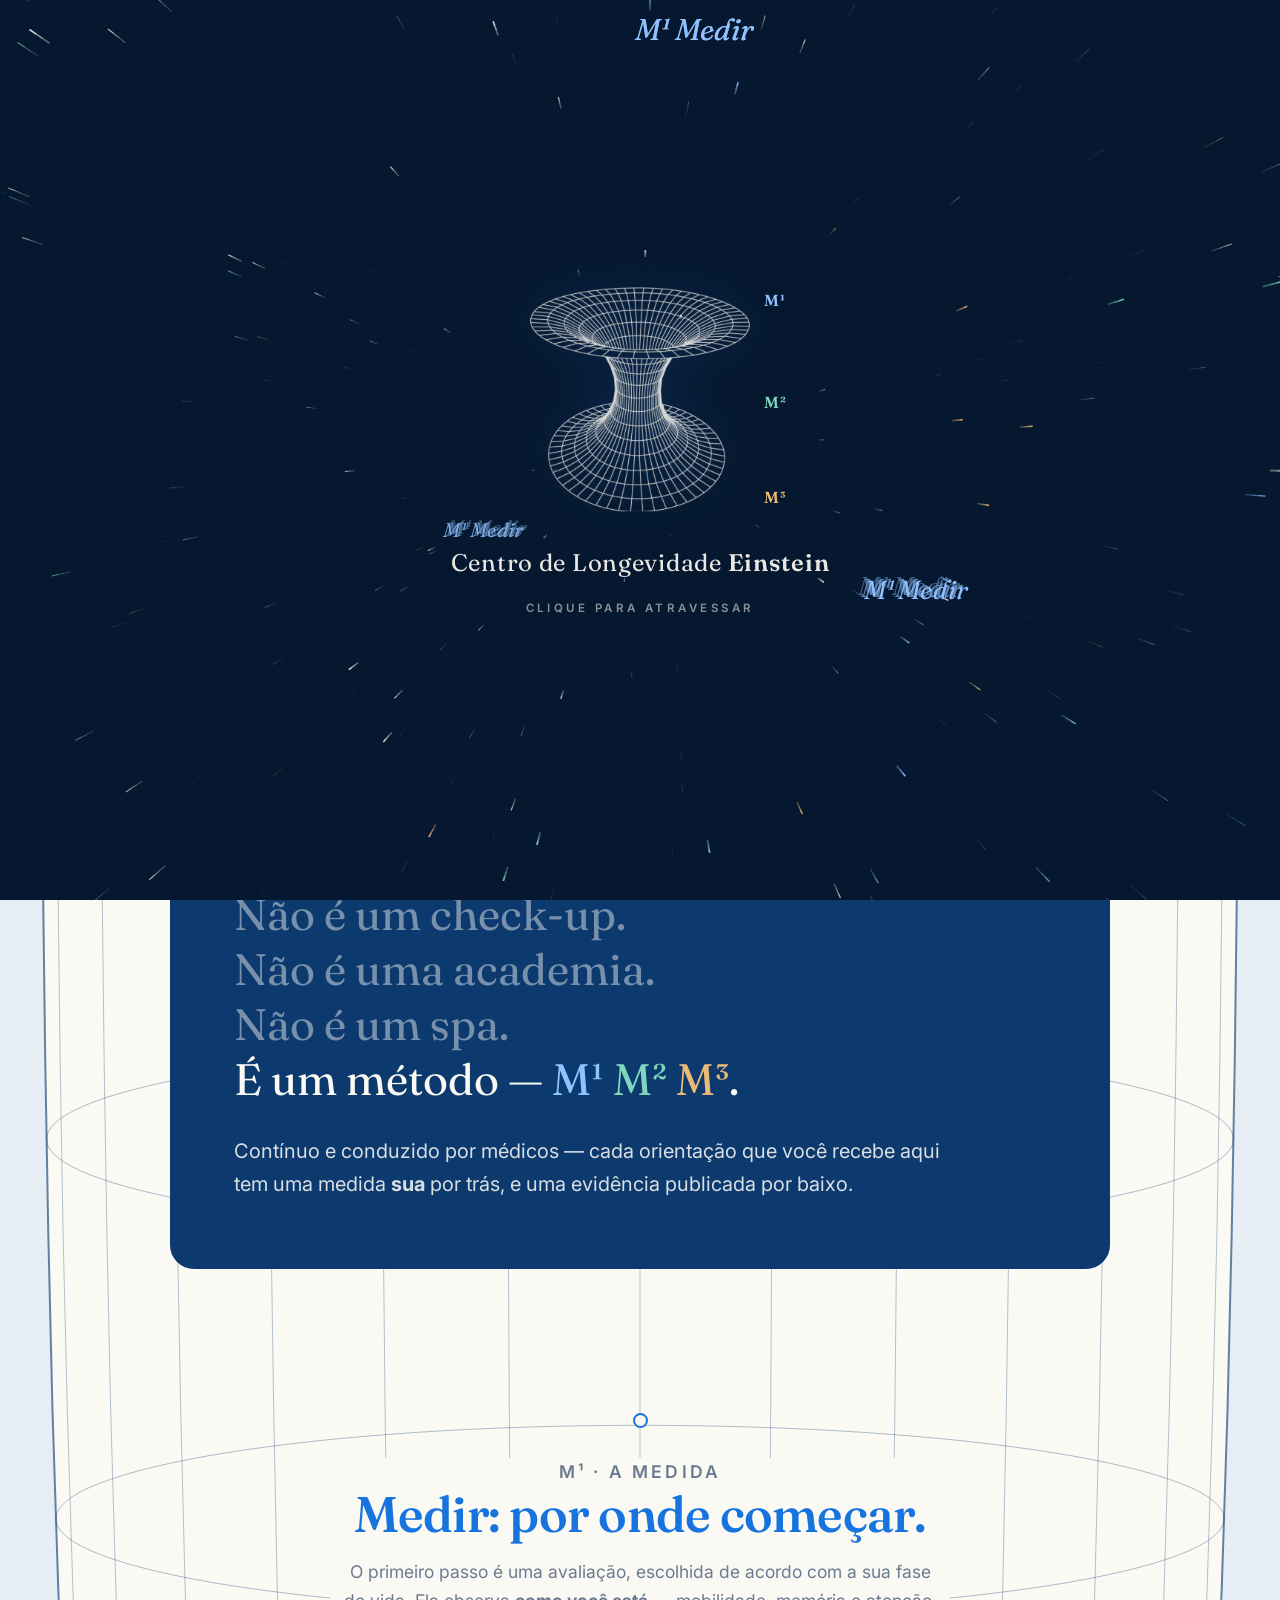
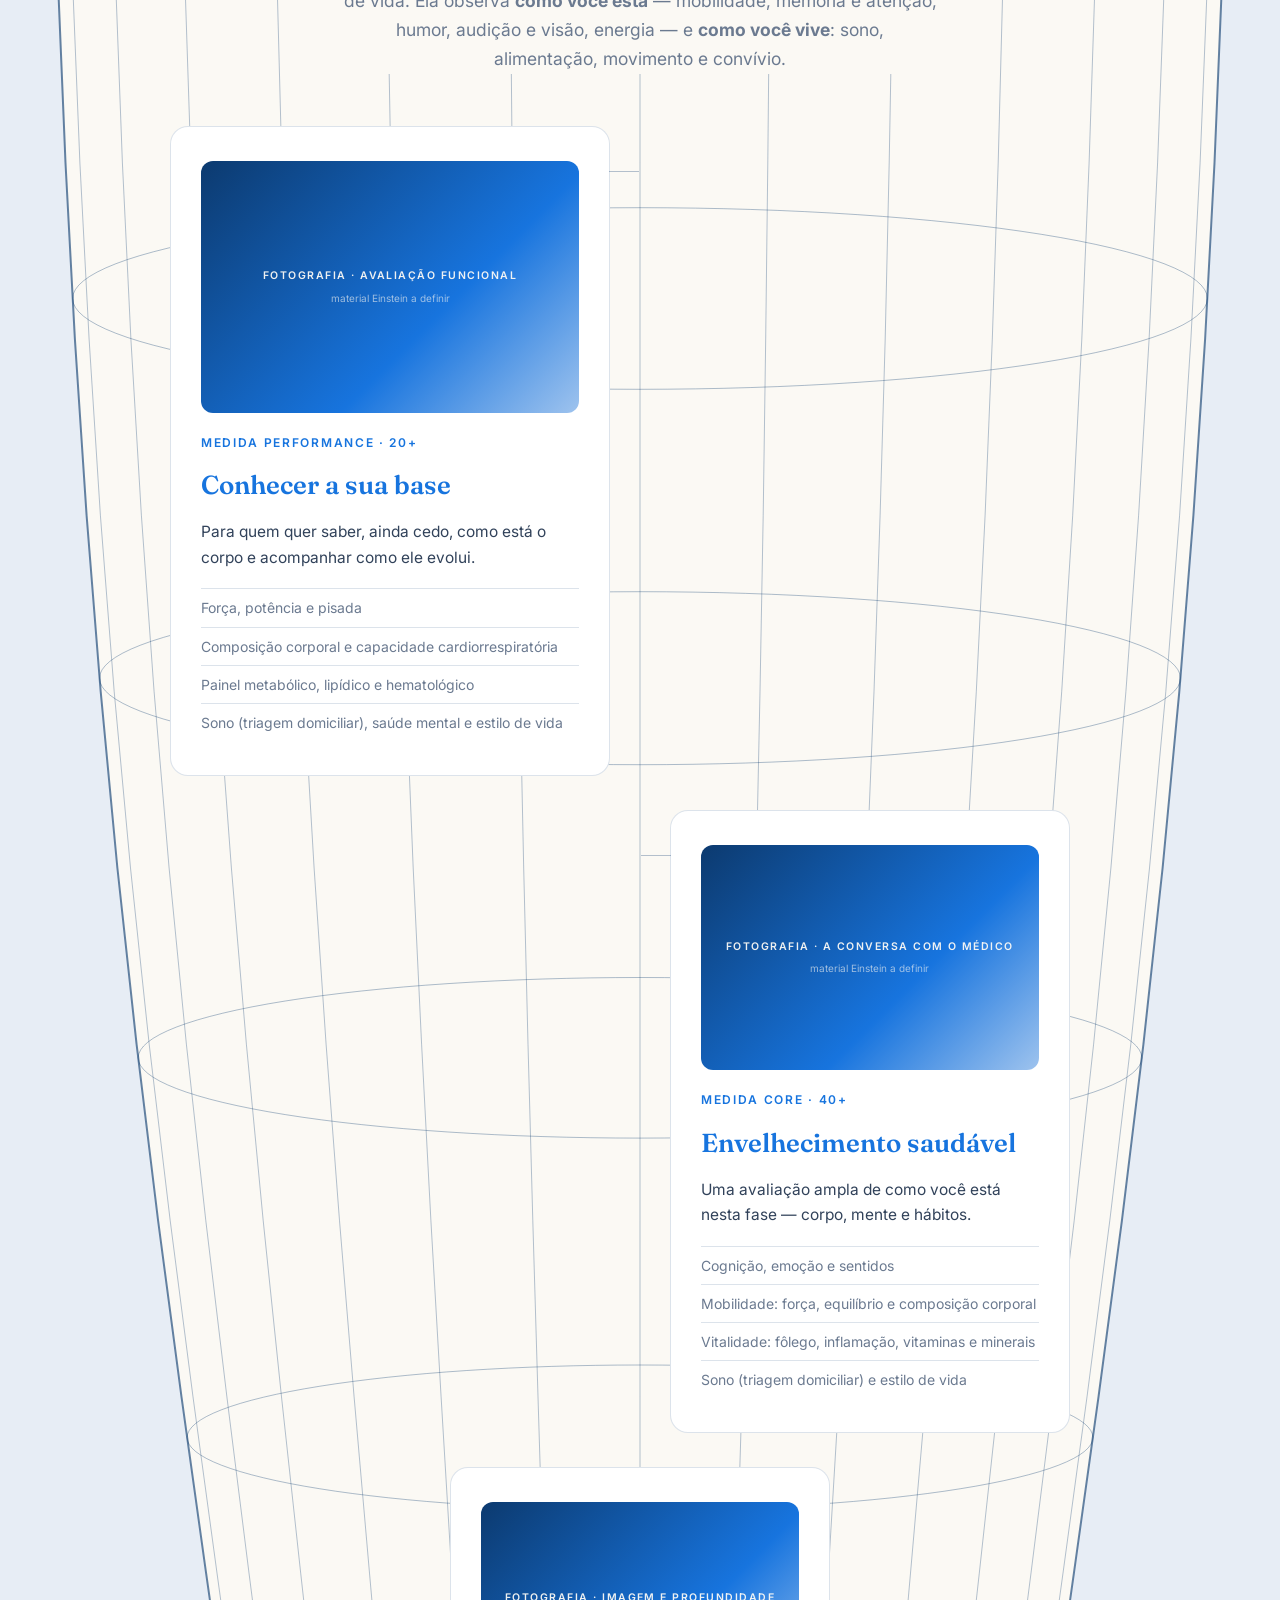
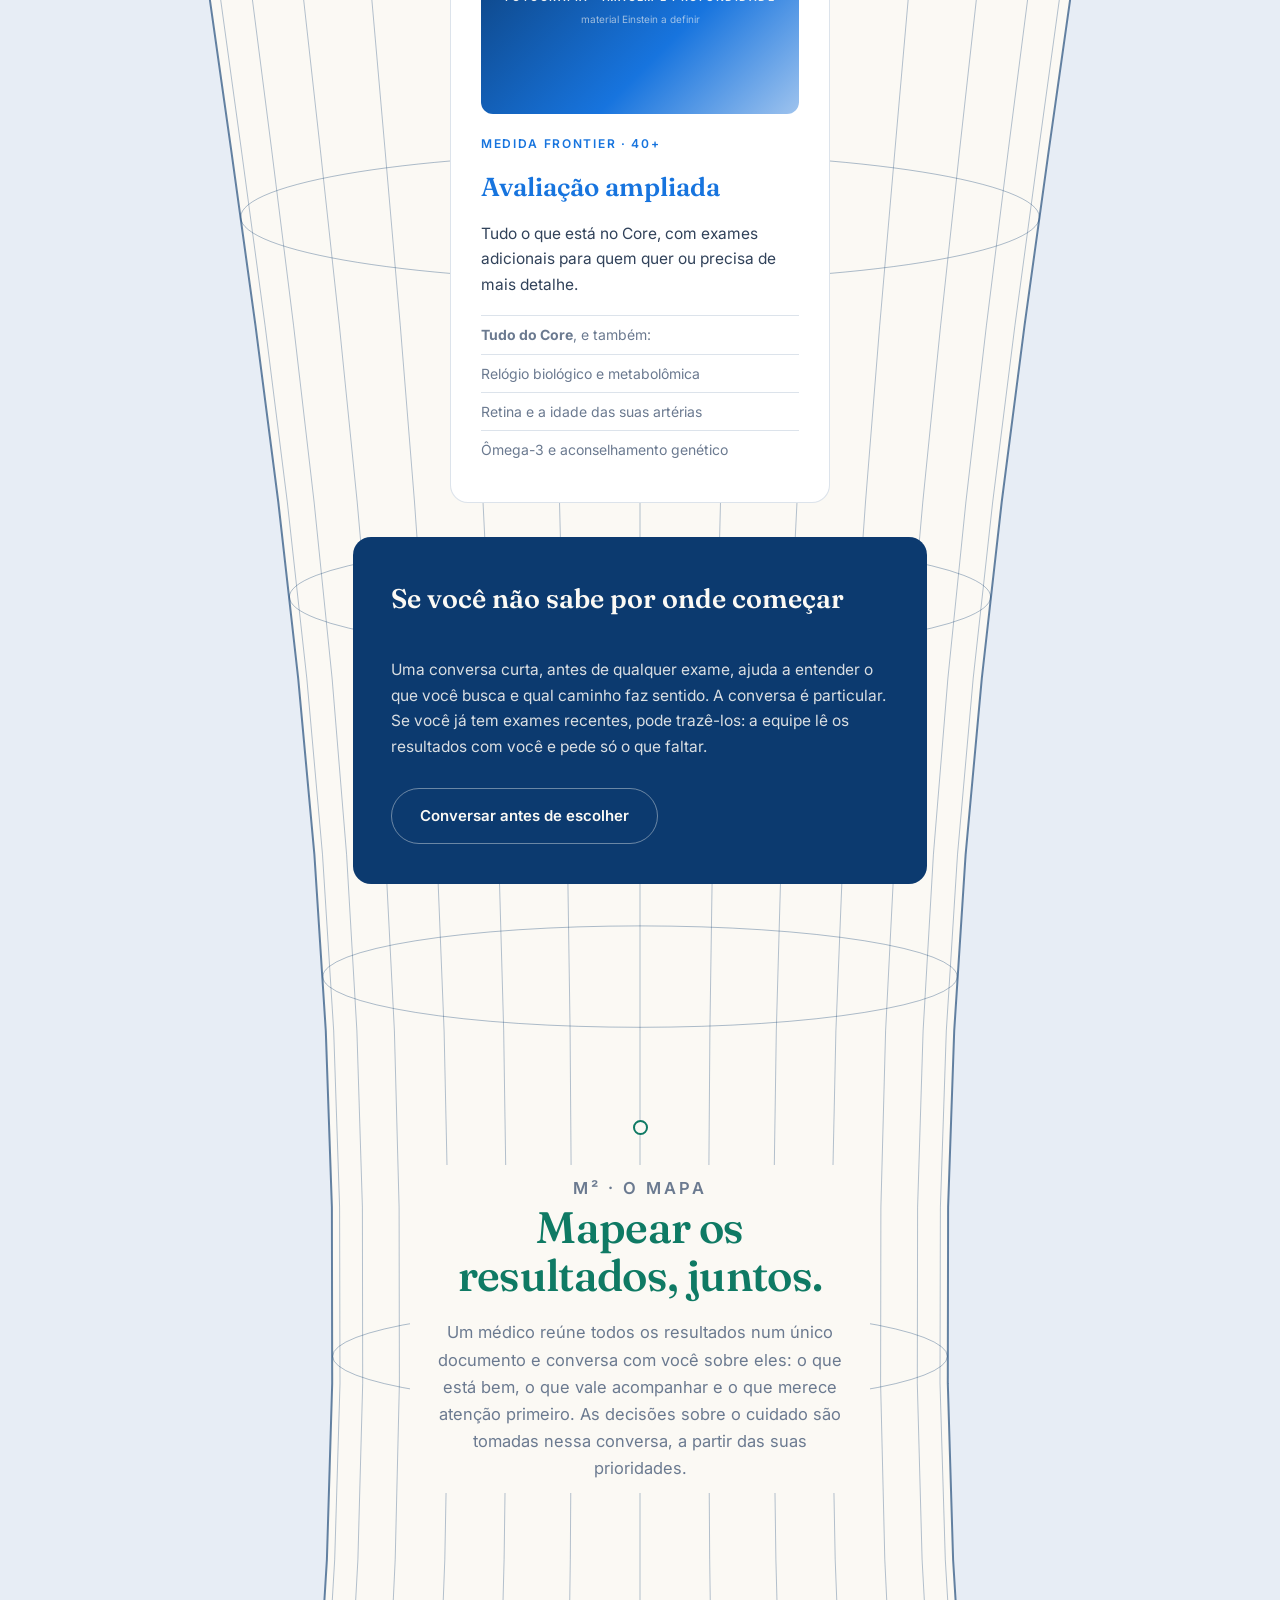
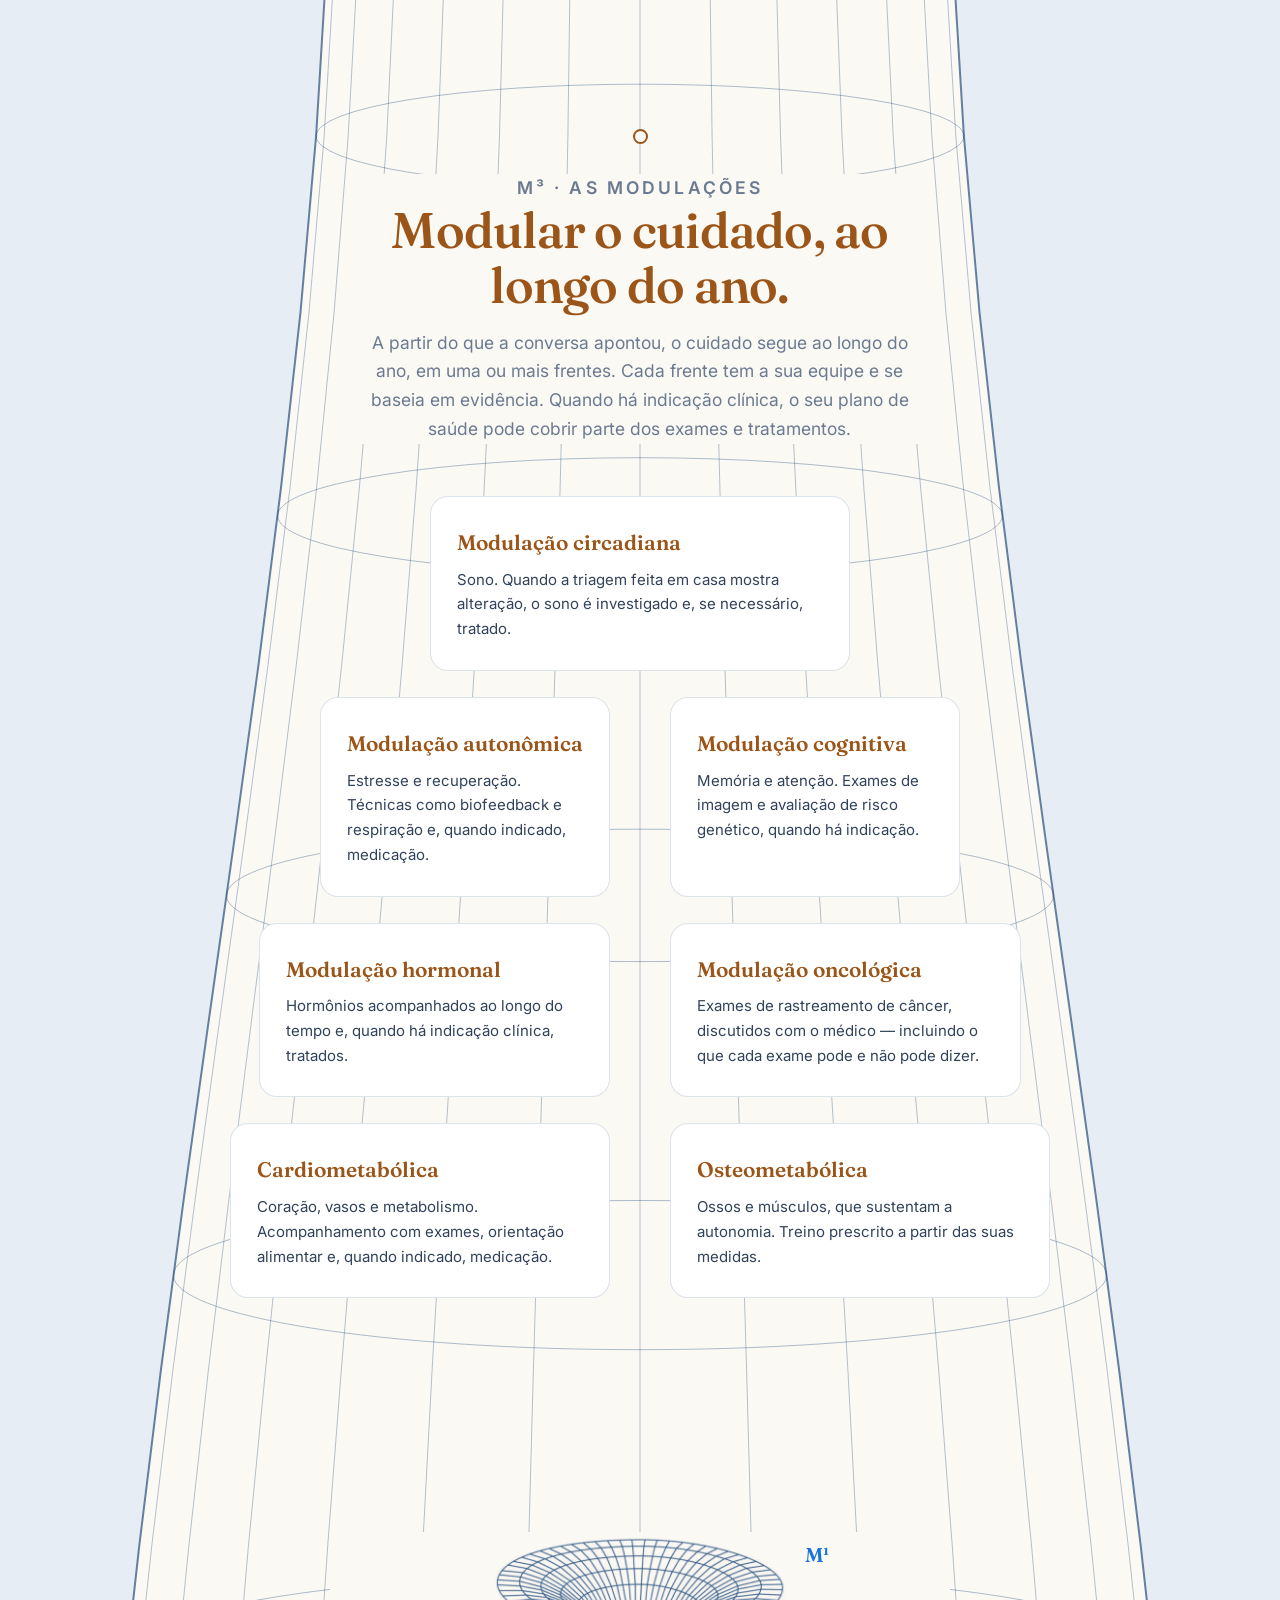
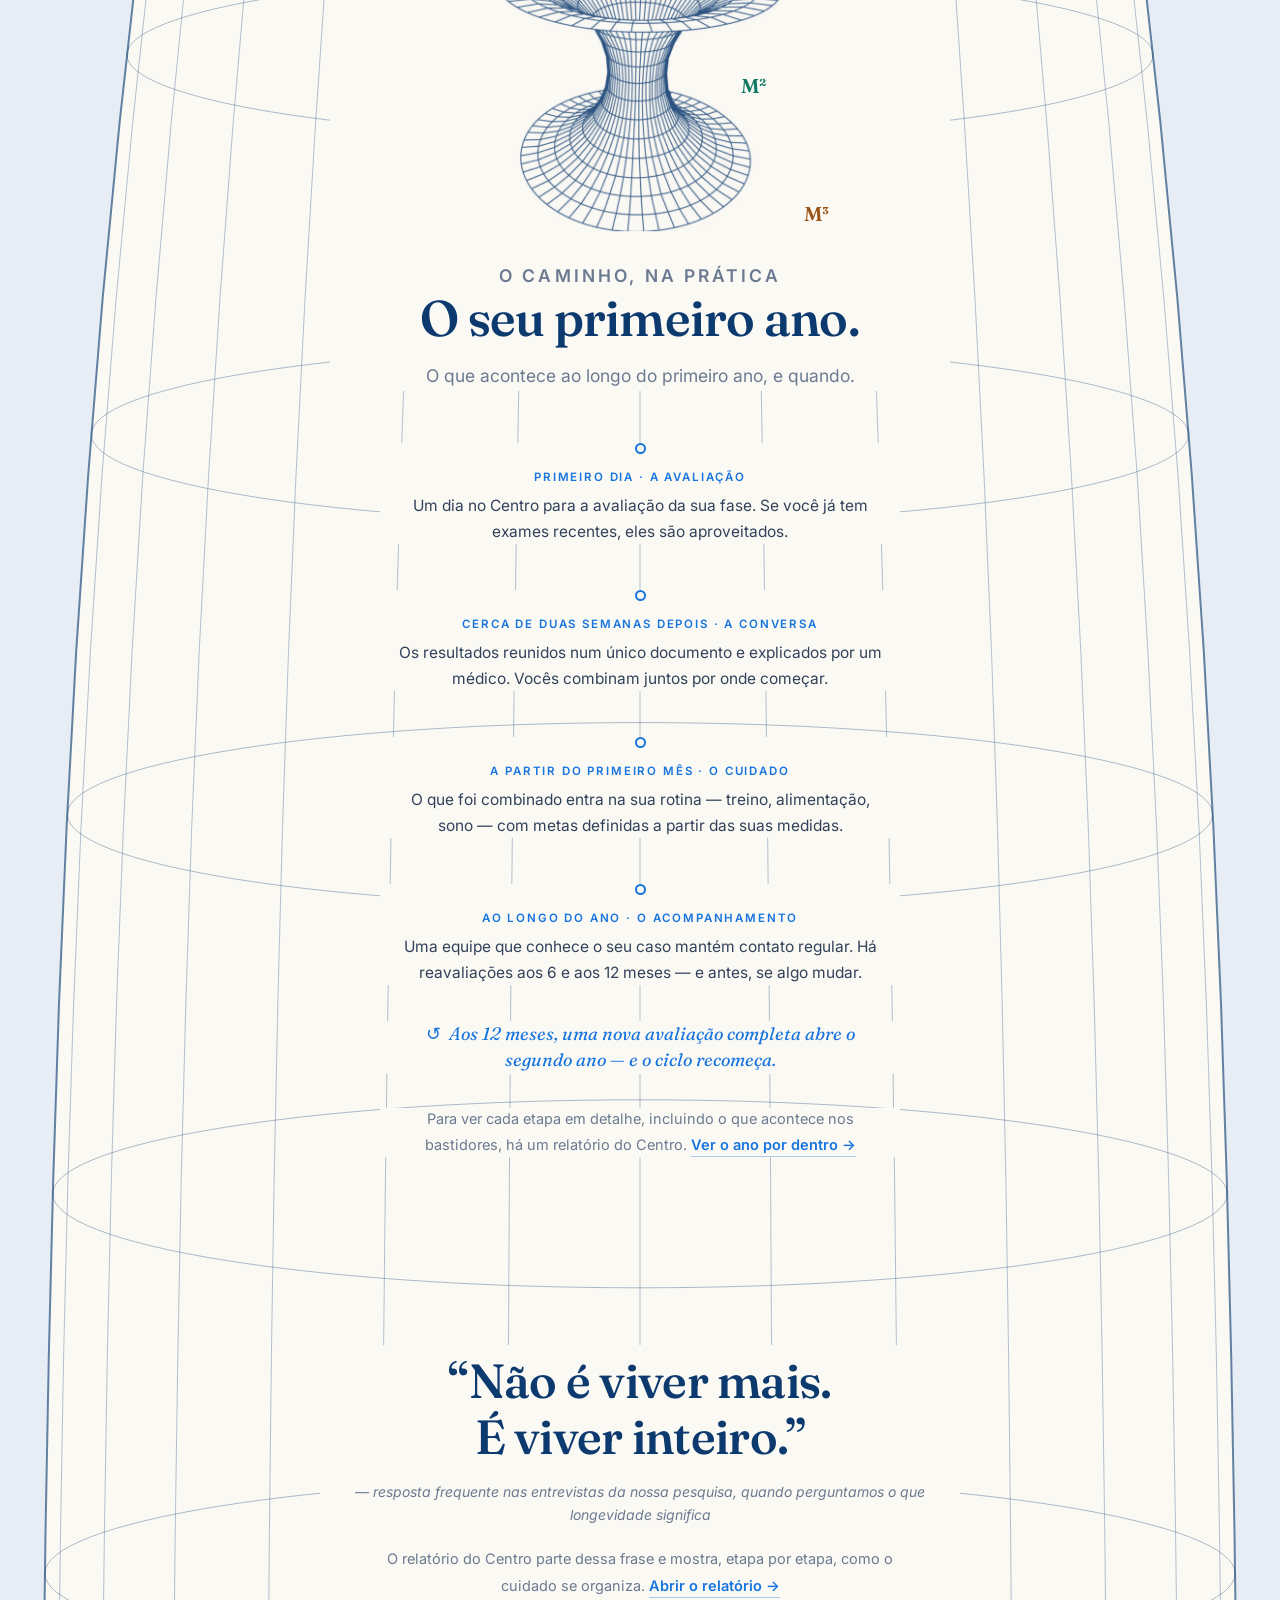
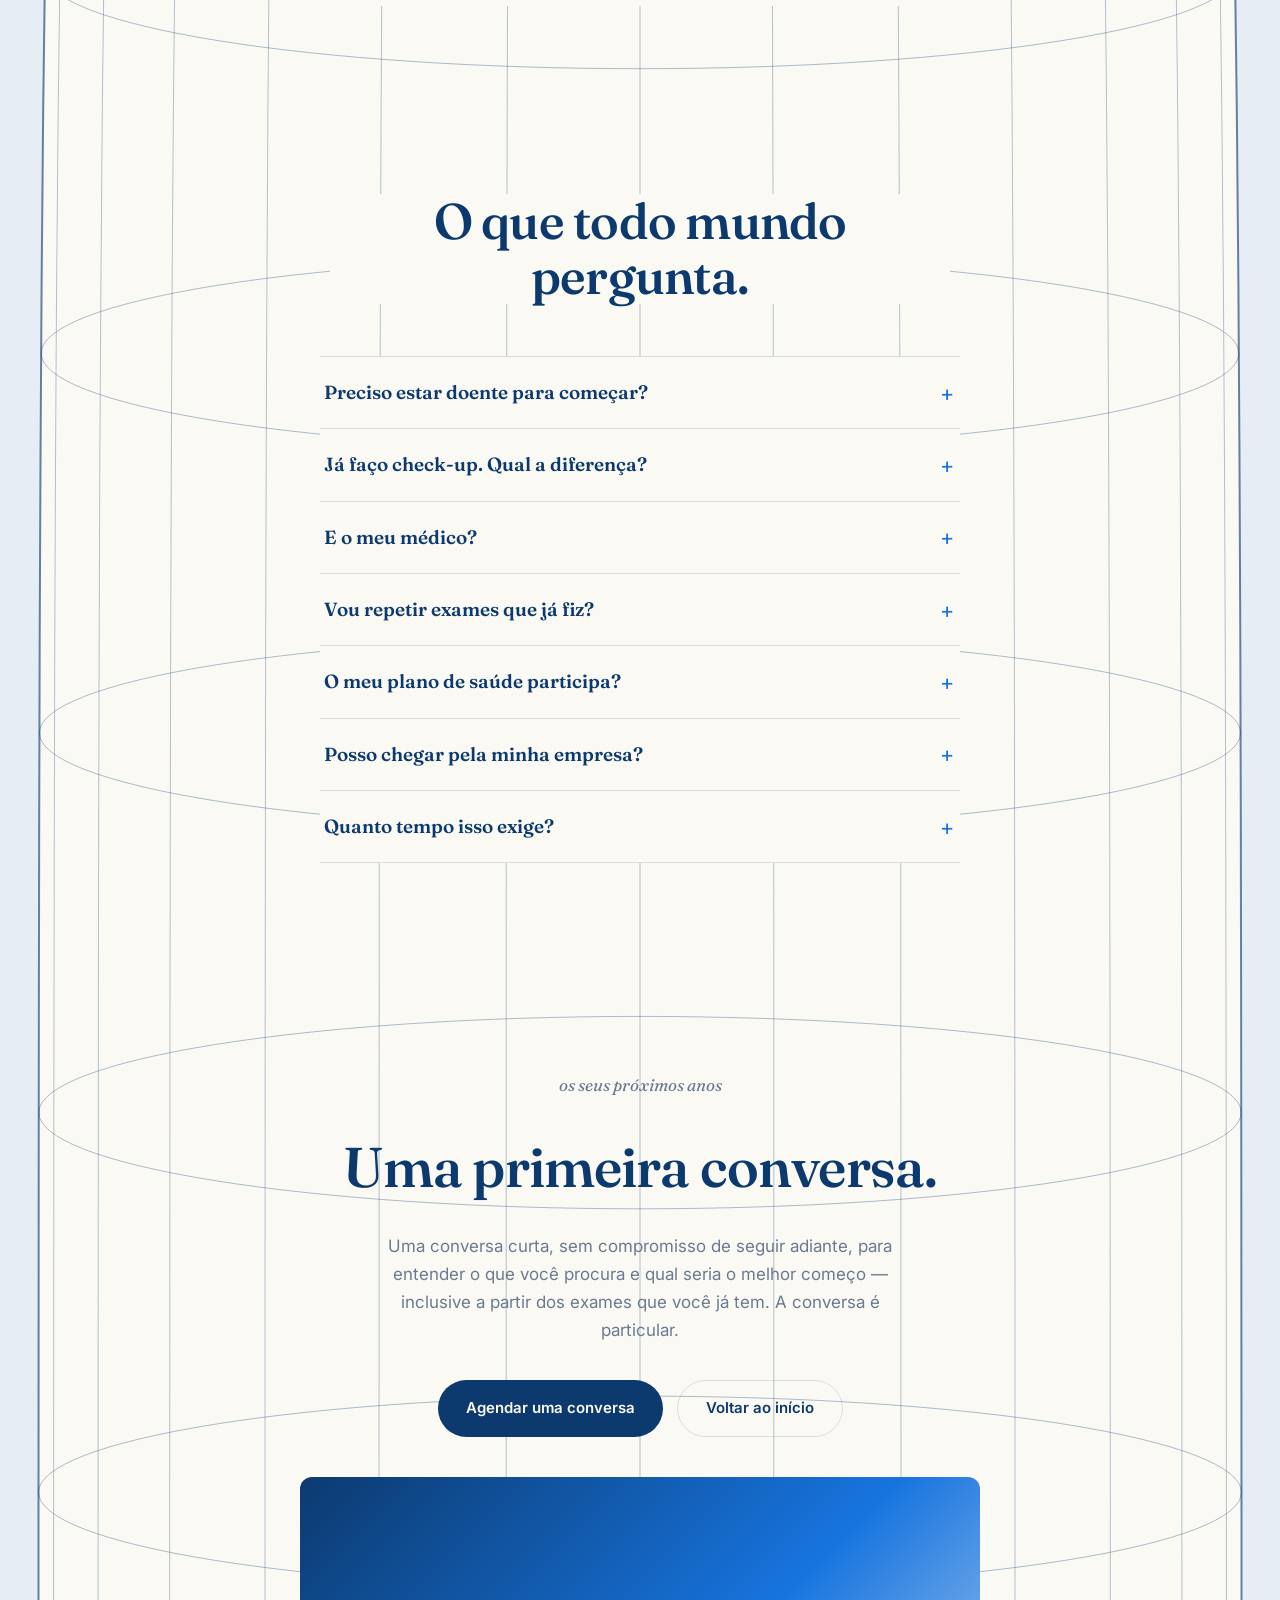
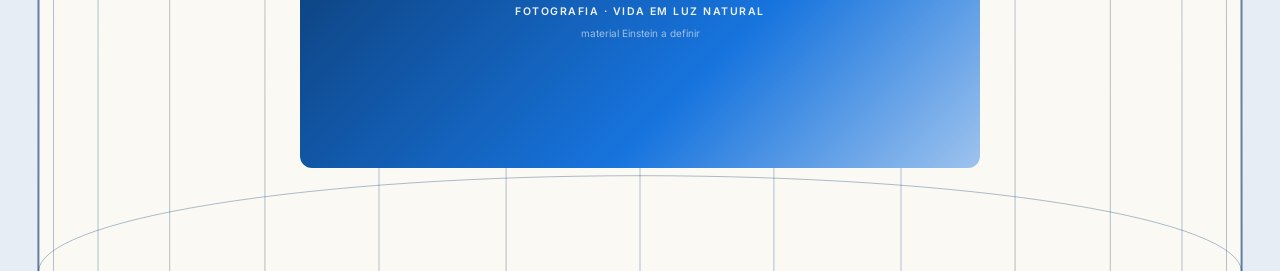
<file: index.html>
<!doctype html>
<html lang="pt-BR">
<head>
<meta charset="utf-8">
<meta name="viewport" content="width=device-width, initial-scale=1">
<title>Centro de Longevidade Einstein — acompanhamento contínuo de saúde</title>
<meta name="description" content="Um acompanhamento médico contínuo, em três etapas: medir como você está, mapear com um médico o que isso significa para você e modular, ao longo do ano, o cuidado com o que mais importa.">
<link rel="preconnect" href="https://fonts.googleapis.com">
<link rel="preconnect" href="https://fonts.gstatic.com" crossorigin>
<link href="https://fonts.googleapis.com/css2?family=Fraunces:opsz,wght@9..144,400;9..144,560;9..144,600&family=Inter:wght@400;500;600&display=swap" rel="stylesheet">
<link rel="stylesheet" href="css/styles.css">
</head>
<body class="traveling">

<!-- ============ O PORTAL · a travessia de entrada (1x por sessão) ============
     warp de estrelas + anéis + as palavras do método atravessando o túnel;
     clique, tecla ou scroll aceleram e desvanecem para o site -->
<div id="portal-intro" aria-hidden="true">
  <canvas id="portal-warp"></canvas>
  <div class="pi-selo">
    <div class="pi-mapa">
      <img src="img/buraco_minhoca_claro.png" alt="">
      <span class="pi-m pi-m1">M¹</span>
      <span class="pi-m pi-m2">M²</span>
      <span class="pi-m pi-m3">M³</span>
    </div>
    <p class="pi-nome">Centro de Longevidade <strong>Einstein</strong></p>
    <p class="pi-hint">clique para atravessar</p>
  </div>
</div>

<!-- a passagem como fundo do site inteiro — a câmera está DENTRO do túnel.
     A MESMA silhueta governa fundo e conteúdo: bocas largas, garganta no meio
     (gaussiana em js); o conteúdo afunila e reabre junto. -->
<svg class="passagem-fundo" id="passagem-fundo" viewBox="0 0 100 100" preserveAspectRatio="none" aria-hidden="true">
  <defs>
    <radialGradient id="pf-luz-grad">
      <stop offset="0%" stop-color="#1774DE" stop-opacity=".5"/>
      <stop offset="100%" stop-color="#1774DE" stop-opacity="0"/>
    </radialGradient>
  </defs>
</svg>

<nav>
  <div class="wrap nav-inner">
    <a class="brand" href="#topo"><img class="brand-selo" src="img/buraco_minhoca_nav.png" alt=""><span>Longevidade<small>Einstein</small></span></a>
    <div class="nav-links">
      <a href="#medir">M¹ Medir</a>
      <a href="#entender">M² Mapear</a>
      <a href="#modular">M³ Modular</a>
    </div>
    <a class="nav-irma" href="sistematica/">
      <img src="sistematica/img/selo_sistematica.svg" alt=""><span>Sistemática <b>Longevidade</b></span></a>
  </div>
</nav>

<!-- ============ HERO · a boca da passagem (largura cheia) ============ -->
<header class="hero" id="topo">
  <div class="wrap">
    <p class="eyebrow rv">Centro de Longevidade Einstein</p>
    <h1 class="serif rv">Os próximos anos,<br>a partir de hoje.</h1>
    <p class="lead rv">Um acompanhamento médico contínuo, em três etapas: <strong>medir</strong> como você está, <strong>mapear</strong> com um médico o que isso significa para você e <strong>modular</strong>, ao longo do ano, o cuidado com o que mais importa.</p>
    <p class="tv-ponta rv">hoje</p>
  </div>
</header>

<!-- ============ O PERCURSO · o conteúdo desce DENTRO do túnel ============ -->
<div id="percurso">
  <svg class="fio-site" aria-hidden="true"><line id="fio-traj" x1="50%" y1="0" x2="50%" y2="100%" pathLength="100"/></svg>

  <!-- o portal: um bloco flutuando dentro do túnel, não uma faixa -->
  <section class="manifesto">
    <div class="wrap">
      <div class="portal rv">
        <p class="nots"><em>Não é um check-up.</em><br><em>Não é uma academia.</em><br><em>Não é um spa.</em><br>É um método — <span class="e1">M¹</span> <span class="e2">M²</span> <span class="e3">M³</span>.</p>
        <p>Contínuo e conduzido por médicos — cada orientação que você recebe aqui tem uma medida <strong>sua</strong> por trás, e uma evidência publicada por baixo.</p>
      </div>
    </div>
  </section>

  <!-- ============ ESTAÇÃO 1 · MEDIR — a descida afunila ============ -->
  <section id="medir">
    <div class="wrap">
      <span class="rotulo-vert rv-medir" aria-hidden="true">M¹ · MEDIR</span>
      <div class="no-fio nf-medir" aria-hidden="true"></div>
      <div class="sec-head centrada rv">
        <p class="mov m-medir">M¹ · a Medida</p>
        <h2 class="serif">Medir: por onde começar.</h2>
        <p>O primeiro passo é uma avaliação, escolhida de acordo com a sua fase de vida. Ela observa <strong>como você está</strong> — mobilidade, memória e atenção, humor, audição e visão, energia — e <strong>como você vive</strong>: sono, alimentação, movimento e convívio.</p>
      </div>
      <div class="prots">
        <div class="prot p-1 rv">
          <div class="foto-slot" aria-hidden="true"><span>Fotografia · avaliação funcional</span><small>material Einstein a definir</small></div>
          <p class="faixa">Medida Performance · 20+</p>
          <h3>Conhecer a sua base</h3>
          <p>Para quem quer saber, ainda cedo, como está o corpo e acompanhar como ele evolui.</p>
          <ul>
            <li>Força, potência e pisada</li>
            <li>Composição corporal e capacidade cardiorrespiratória</li>
            <li>Painel metabólico, lipídico e hematológico</li>
            <li>Sono (triagem domiciliar), saúde mental e estilo de vida</li>
          </ul>
        </div>
        <div class="prot p-2 rv">
          <div class="foto-slot" aria-hidden="true"><span>Fotografia · a conversa com o médico</span><small>material Einstein a definir</small></div>
          <p class="faixa">Medida Core · 40+</p>
          <h3>Envelhecimento saudável</h3>
          <p>Uma avaliação ampla de como você está nesta fase — corpo, mente e hábitos.</p>
          <ul>
            <li>Cognição, emoção e sentidos</li>
            <li>Mobilidade: força, equilíbrio e composição corporal</li>
            <li>Vitalidade: fôlego, inflamação, vitaminas e minerais</li>
            <li>Sono (triagem domiciliar) e estilo de vida</li>
          </ul>
        </div>
        <div class="prot p-3 rv">
          <div class="foto-slot" aria-hidden="true"><span>Fotografia · imagem e profundidade</span><small>material Einstein a definir</small></div>
          <p class="faixa">Medida Frontier · 40+</p>
          <h3>Avaliação ampliada</h3>
          <p>Tudo o que está no Core, com exames adicionais para quem quer ou precisa de mais detalhe.</p>
          <ul>
            <li><strong>Tudo do Core</strong>, e também:</li>
            <li>Relógio biológico e metabolômica</li>
            <li>Retina e a idade das suas artérias</li>
            <li>Ômega-3 e aconselhamento genético</li>
          </ul>
        </div>
      </div>
      <div class="curadoria rv">
        <h3>Se você não sabe por onde começar</h3>
        <p>Uma conversa curta, antes de qualquer exame, ajuda a entender o que você busca e qual caminho faz sentido. A conversa é particular. Se você já tem exames recentes, pode trazê-los: a equipe lê os resultados com você e pede só o que faltar.</p>
        <a class="btn btn-line" href="#contato">Conversar antes de escolher</a>
      </div>
    </div>
  </section>

  <!-- ============ ESTAÇÃO 2 · M² MAPEAR — a garganta ============ -->
  <section id="entender" class="garganta">
    <div class="wrap">
      <span class="rotulo-vert rv-entender" aria-hidden="true">M² · MAPEAR</span>
      <div class="no-fio nf-entender" aria-hidden="true"></div>
      <div class="garganta-inner rv">
        <p class="mov m-entender">M² · o Mapa</p>
        <h2 class="serif">Mapear os resultados, juntos.</h2>
        <p>Um médico reúne todos os resultados num único documento e conversa com você sobre eles: o que está bem, o que vale acompanhar e o que merece atenção primeiro. As decisões sobre o cuidado são tomadas nessa conversa, a partir das suas prioridades.</p>
      </div>
    </div>
  </section>

  <!-- ============ ESTAÇÃO 3 · MODULAR — a saída reabre, par a par ============ -->
  <section id="modular">
    <div class="wrap">
      <span class="rotulo-vert rv-modular" aria-hidden="true">M³ · MODULAR</span>
      <div class="no-fio nf-modular" aria-hidden="true"></div>
      <div class="sec-head centrada rv">
        <p class="mov m-modular">M³ · as Modulações</p>
        <h2 class="serif">Modular o cuidado, ao longo do ano.</h2>
        <p>A partir do que a conversa apontou, o cuidado segue ao longo do ano, em uma ou mais frentes. Cada frente tem a sua equipe e se baseia em evidência. Quando há indicação clínica, o seu plano de saúde pode cobrir parte dos exames e tratamentos.</p>
      </div>
      <div class="pares">
        <div class="par par-0">
          <div class="eixo rv">
            <h3>Modulação circadiana</h3>
            <p>Sono. Quando a triagem feita em casa mostra alteração, o sono é investigado e, se necessário, tratado.</p>
          </div>
        </div>
        <div class="par par-1">
          <div class="eixo rv">
            <h3>Modulação autonômica</h3>
            <p>Estresse e recuperação. Técnicas como biofeedback e respiração e, quando indicado, medicação.</p>
          </div>
          <div class="eixo rv">
            <h3>Modulação cognitiva</h3>
            <p>Memória e atenção. Exames de imagem e avaliação de risco genético, quando há indicação.</p>
          </div>
        </div>
        <div class="par par-2">
          <div class="eixo rv">
            <h3>Modulação hormonal</h3>
            <p>Hormônios acompanhados ao longo do tempo e, quando há indicação clínica, tratados.</p>
          </div>
          <div class="eixo rv">
            <h3>Modulação oncológica</h3>
            <p>Exames de rastreamento de câncer, discutidos com o médico — incluindo o que cada exame pode e não pode dizer.</p>
          </div>
        </div>
        <div class="par par-3">
          <div class="eixo rv">
            <h3>Cardiometabólica</h3>
            <p>Coração, vasos e metabolismo. Acompanhamento com exames, orientação alimentar e, quando indicado, medicação.</p>
          </div>
          <div class="eixo rv">
            <h3>Osteometabólica</h3>
            <p>Ossos e músculos, que sustentam a autonomia. Treino prescrito a partir das suas medidas.</p>
          </div>
        </div>
      </div>
    </div>
  </section>

  <!-- ============ O PRIMEIRO ANO · o caminho, na prática (marcos no fio) ============ -->
  <section id="ano">
    <div class="wrap">
      <div class="sec-head centrada rv">
        <div class="selo-mapa" aria-hidden="true">
          <img class="orbita" src="img/buraco_minhoca.png" alt="">
          <span class="sm-m sm-1">M¹</span>
          <span class="sm-m sm-2">M²</span>
          <span class="sm-m sm-3">M³</span>
        </div>
        <p class="mov">O caminho, na prática</p>
        <h2 class="serif">O seu primeiro ano.</h2>
        <p>O que acontece ao longo do primeiro ano, e quando.</p>
      </div>
      <ol class="marcos">
        <li class="marco rv">
          <span class="m-no" aria-hidden="true"></span>
          <p class="m-rotulo">Primeiro dia · a avaliação</p>
          <p>Um dia no Centro para a avaliação da sua fase. Se você já tem exames recentes, eles são aproveitados.</p>
        </li>
        <li class="marco rv">
          <span class="m-no" aria-hidden="true"></span>
          <p class="m-rotulo">Cerca de duas semanas depois · a conversa</p>
          <p>Os resultados reunidos num único documento e explicados por um médico. Vocês combinam juntos por onde começar.</p>
        </li>
        <li class="marco rv">
          <span class="m-no" aria-hidden="true"></span>
          <p class="m-rotulo">A partir do primeiro mês · o cuidado</p>
          <p>O que foi combinado entra na sua rotina — treino, alimentação, sono — com metas definidas a partir das suas medidas.</p>
        </li>
        <li class="marco rv">
          <span class="m-no" aria-hidden="true"></span>
          <p class="m-rotulo">Ao longo do ano · o acompanhamento</p>
          <p>Uma equipe que conhece o seu caso mantém contato regular. Há reavaliações aos 6 e aos 12 meses — e antes, se algo mudar.</p>
        </li>
      </ol>
      <p class="ciclo-volta rv"><span aria-hidden="true">↺</span> Aos 12 meses, uma nova avaliação completa abre o segundo ano — e o ciclo recomeça.</p>
      <p class="ponte-rel rv">Para ver cada etapa em detalhe, incluindo o que acontece nos bastidores, há um relatório do Centro.
        <a href="sistematica/?vista=jornadas">Ver o ano por dentro →</a></p>
    </div>
  </section>

  <!-- ============ A VOZ · o que a pesquisa nos disse ============ -->
  <section id="voz">
    <div class="wrap">
      <figure class="voz-inner rv">
        <blockquote class="serif">“Não é viver mais.<br>É viver inteiro.”</blockquote>
        <figcaption>— resposta frequente nas entrevistas da nossa pesquisa, quando perguntamos o que longevidade significa</figcaption>
        <p class="ponte-rel">O relatório do Centro parte dessa frase e mostra, etapa por etapa, como o cuidado se organiza.
          <a href="sistematica/">Abrir o relatório →</a></p>
      </figure>
    </div>
  </section>

  <!-- ============ PERGUNTAS · a conversa direta ============ -->
  <section id="perguntas">
    <div class="wrap">
      <div class="sec-head centrada rv">
        <h2 class="serif">O que todo mundo pergunta.</h2>
      </div>
      <div class="faq rv">
        <details>
          <summary>Preciso estar doente para começar?</summary>
          <p>Não. A avaliação é feita justamente para quem está bem e quer entender como está.</p>
        </details>
        <details>
          <summary>Já faço check-up. Qual a diferença?</summary>
          <p>O check-up costuma ser um retrato pontual. Aqui, os resultados são discutidos com você e dão origem a um acompanhamento ao longo do ano.</p>
        </details>
        <details>
          <summary>E o meu médico?</summary>
          <p>Continua sendo o seu médico. Você leva a ele um resumo de uma página do seu mapa, e o que fazer a partir dele é decisão de vocês dois.</p>
        </details>
        <details>
          <summary>Vou repetir exames que já fiz?</summary>
          <p>Não. Os exames recentes que você já tem são aproveitados, e só se pede o que faltar.</p>
        </details>
        <details>
          <summary>O meu plano de saúde participa?</summary>
          <p>A avaliação inicial é particular. Depois, exames e tratamentos com indicação clínica podem ser cobertos pelo seu plano, conforme as regras dele. O médico orienta você nisso.</p>
        </details>
        <details>
          <summary>Posso chegar pela minha empresa?</summary>
          <p>Estamos estudando oferecer o Centro também como benefício para colaboradores. Se a sua empresa tiver interesse, entre em contato.</p>
        </details>
        <details>
          <summary>Quanto tempo isso exige?</summary>
          <p>Um dia para a avaliação, uma conversa sobre os resultados e, depois, encontros na frequência combinada com você.</p>
        </details>
      </div>
    </div>
  </section>
</div><!-- /percurso -->

<!-- ============ A CHEGADA · a boca de saída, aberta para a luz ============ -->
<section id="contato" class="contato">
  <div class="wrap">
    <p class="tv-ponta rv">os seus próximos anos</p>
    <h2 class="serif rv">Uma primeira conversa.</h2>
    <p class="rv">Uma conversa curta, sem compromisso de seguir adiante, para entender o que você procura e qual seria o melhor começo — inclusive a partir dos exames que você já tem. A conversa é particular.</p>
    <div class="cta-row rv" style="justify-content:center">
      <a class="btn btn-solid" href="#">Agendar uma conversa</a>
      <a class="btn btn-line" href="#medir">Voltar ao início</a>
    </div>
    <div class="foto-slot larga rv" aria-hidden="true"><span>Fotografia · vida em luz natural</span><small>material Einstein a definir</small></div>
  </div>
</section>

<script src="js/script.js"></script>
</body>
</html>
</file>
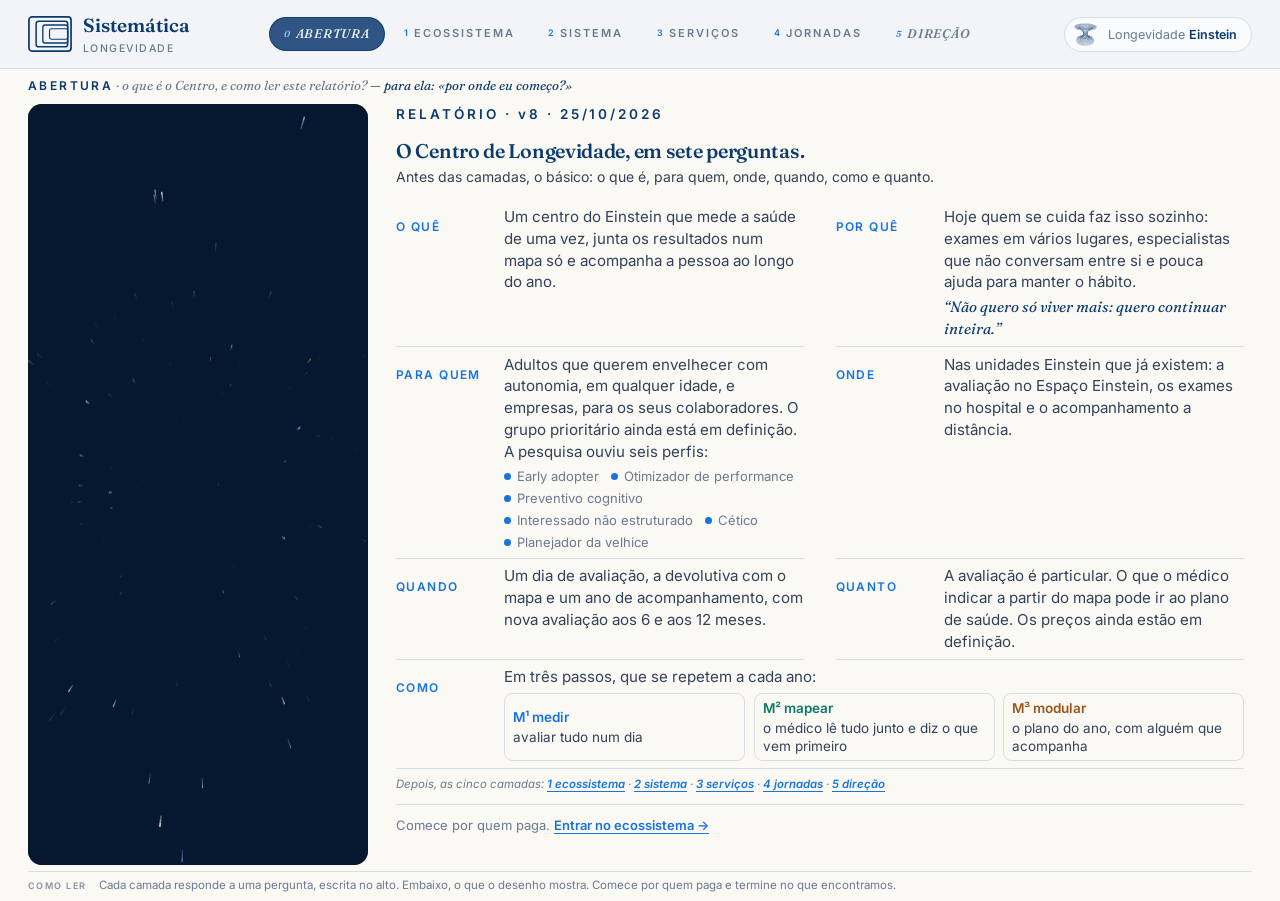
<file: motor/index.html>
<!doctype html>
<html lang="pt-BR">
<head>
<meta charset="utf-8">
<title>O mapa mudou de endereço — Centro de Longevidade Einstein</title>
<meta http-equiv="refresh" content="0; url=../sistematica/">
<link rel="canonical" href="../sistematica/">
</head>
<body style="font:16px/1.6 system-ui,sans-serif;color:#0C3A6F;background:#FBF9F4;padding:48px">
<p>O mapa do ciclo virou <a href="../sistematica/">Sistemática Longevidade</a> — quatro camadas.</p>
</body>
</html>
</file>
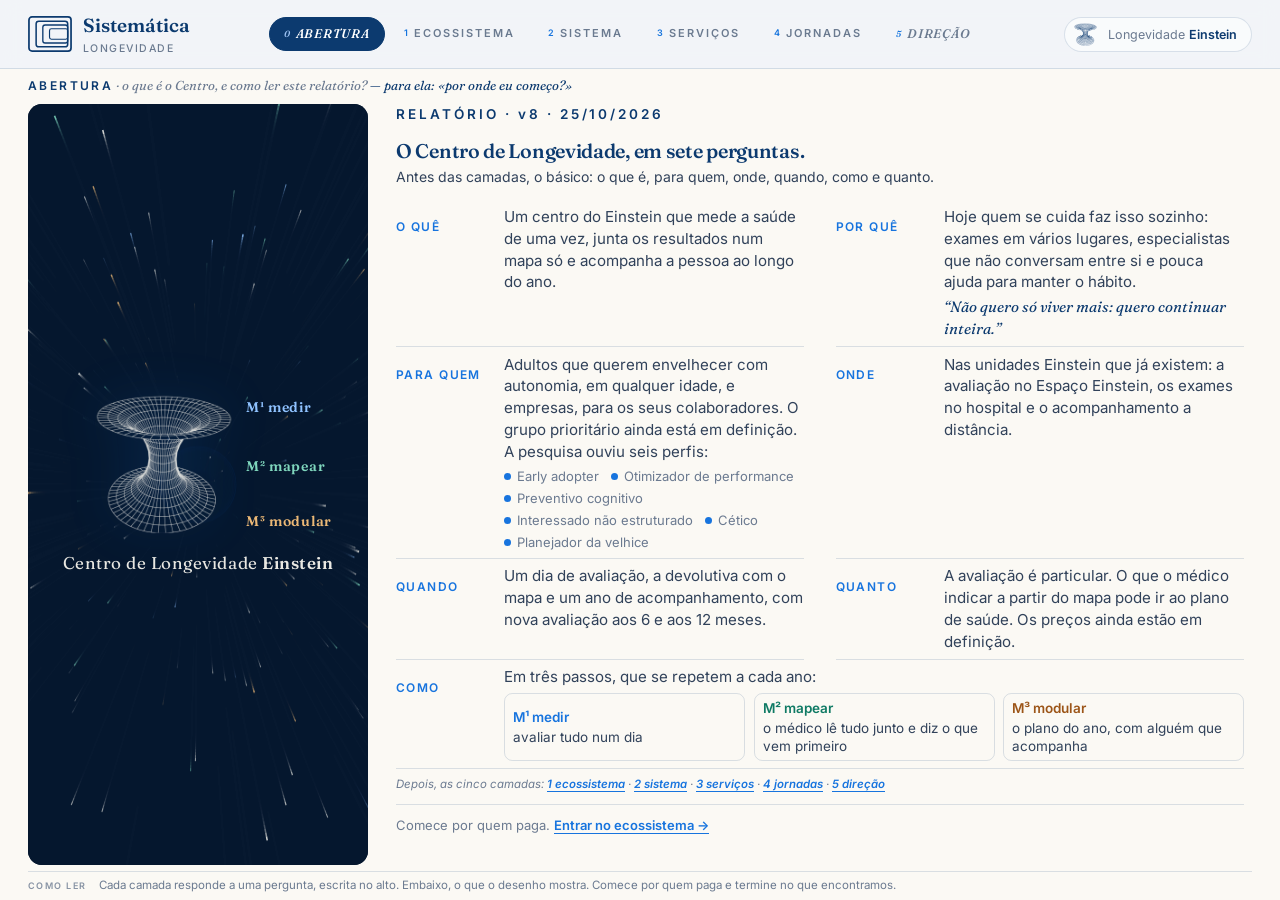
<file: sistematica/index.html>
<!doctype html>
<html lang="pt-BR">
<head>
<meta charset="utf-8">
<meta name="viewport" content="width=device-width, initial-scale=1">
<title>Sistemática Longevidade — relatório do Centro de Longevidade Einstein</title>
<meta name="description" content="Uma pessoa atravessa o sistema e o relatório anda com ela: a abertura, as quatro camadas (quem paga, o que o Centro mede e modula, o que entra em cada pacote, o que a pessoa vive) e a direção.">
<link rel="preconnect" href="https://fonts.googleapis.com">
<link rel="preconnect" href="https://fonts.gstatic.com" crossorigin>
<link href="https://fonts.googleapis.com/css2?family=Fraunces:opsz,wght@9..144,400;9..144,560;9..144,600&family=Inter:wght@400;500;600&display=swap" rel="stylesheet">
<link rel="stylesheet" href="css/styles.css">
</head>
<body>

<nav>
  <div class="wrap nav-inner">
    <a class="brand" href="index.html"><img class="brand-selo" src="img/selo_sistematica.svg" alt=""><span>Sistemática<small>Longevidade</small></span></a>
    <div class="nav-links" id="camadas" role="tablist" aria-label="as quatro camadas"></div>
    <a class="nav-irma" href="../">
      <img src="../img/buraco_minhoca_nav.png" alt=""><span>Longevidade <b>Einstein</b></span></a>
  </div>
</nav>

<main class="wrap palco">
  <p class="pergunta" id="pergunta"></p>
  <!-- a frase-título da camada: a conclusão dela, antes do desenho -->
  <p class="manchete" id="manchete"></p>

  <div class="vistas">
    <!-- 0 · ABERTURA: à esquerda, o portal do site (a travessia animada:
         M¹ medir, M² mapear, M³ modular); à direita, a capa em sete perguntas -->
    <section class="vista v-dupla v-abertura" id="v-abertura" role="tabpanel" aria-label="Abertura">
      <div class="cena-rolo">
        <div class="abre-portal" id="abre-portal" role="img" aria-label="A travessia: medir, mapear, modular">
          <canvas id="abre-warp"></canvas>
          <div class="pi-selo">
            <div class="pi-mapa">
              <img src="../img/buraco_minhoca_claro.png" alt="">
              <button class="pi-m pi-m1" data-passo="0">M¹ medir</button>
              <button class="pi-m pi-m2" data-passo="1">M² mapear</button>
              <button class="pi-m pi-m3" data-passo="2">M³ modular</button>
            </div>
            <p class="pi-nome">Centro de Longevidade <strong>Einstein</strong></p>
          </div>
        </div>
      </div>
      <aside class="leitura" id="leitura-abre" aria-live="polite" data-cresce="1.45"></aside>
    </section>

    <section class="vista v-dupla" id="v-ecossistema" role="tabpanel" aria-label="Ecossistema">
      <div class="cena-rolo">
        <svg id="eco" viewBox="0 44 945 546" role="img" aria-label="O ecossistema: os atores internos e externos, e as relações de dinheiro entre eles"></svg>
      </div>
      <aside class="leitura" id="leitura-eco" aria-live="polite" data-cresce="1.4"></aside>
    </section>

    <section class="vista v-dupla" id="v-sistema" role="tabpanel" aria-label="Sistema">
      <div class="cena-rolo">
        <svg id="cena" viewBox="0 0 480 720" role="img" aria-label="O sistema: o funil do Centro, com cada item no seu movimento — M1 medir, M2 mapear, M3 modular"></svg>
      </div>
      <aside class="leitura" id="leitura-sis" aria-live="polite" data-cresce="1.4"></aside>
    </section>

    <section class="vista" id="v-servicos" role="tabpanel" aria-label="Serviços">
      <!-- data-cresce: este painel pode ampliar até 1,8× para ocupar a altura
           livre — é o que mantém a letra dos exames legível em tela grande -->
      <div class="cartoes" id="cartoes" data-cresce="1.8"></div>
    </section>

    <section class="vista v-jornadas" id="v-jornadas" role="tabpanel" aria-label="Jornadas">
      <aside class="lista-jor" id="lista-jor"></aside>
      <div class="jor-palco" id="jor-palco" data-cresce="1.4"></div>
    </section>

    <!-- 5 · DIREÇÃO: o que encontramos, o que está aberto, o que vem a seguir -->
    <section class="vista v-direcao" id="v-direcao" role="tabpanel" aria-label="Direção">
      <div class="direcao" id="direcao" data-cresce="1.25" data-piso="0.54"></div>
    </section>
  </div>
  <!-- a faixa de baixo: o que a camada revela (e onde se mexe) + a próxima camada.
       Em cima, a pergunta; no meio, o desenho; embaixo, o que ele revela. -->
  <p class="revela" id="revela"></p>
</main>

<script src="js/data.js"></script>
<script src="js/script.js"></script>
</body>
</html>
</file>
<file: css/styles.css>
/* ============================================================
   Centro de Longevidade Einstein — site v3 (16/10/2026)
   Registro: autoridade serena — ver 05_sintese/site/registro_site_v2.md
   v3: a página É a travessia — um fio desce costurando as estações
   (Medir · Entender · Modular, nas cores dos estágios do mapa),
   protocolos e eixos pendem do fio como ramos, a garganta estreita,
   o ano é uma órbita, a chegada é a luz. Fundo: câmera dentro do túnel.
   ============================================================ */

:root{
  --paper:#FBF9F4;          /* papel quente — DENTRO do túnel */
  --fora:#E7EDF5;           /* gelo frio — FORA da silhueta (imersão) */
  --paper-deep:#F3EFE6;     /* faixa alternada */
  --ink:#0C3A6F;            /* marinho Einstein — títulos */
  --text:#31425A;           /* corpo */
  --muted:#6B7A90;          /* notas */
  --accent:#1774DE;         /* único acento vivo */
  --medir:#1774DE;          /* os três movimentos herdam os estágios do mapa */
  --entender:#0f7a64;
  --modular:#9c5518;
  --hairline:rgba(12,58,111,.14);
  --card:#FFFFFF;
  --radius:18px;
  --maxw:1140px;
}

*{box-sizing:border-box}
html{scroll-behavior:smooth}
body{
  margin:0;background:var(--fora);color:var(--text);
  font-family:'Inter',system-ui,sans-serif;font-size:17px;line-height:1.65;
  -webkit-font-smoothing:antialiased;
}
::selection{background:var(--ink);color:var(--paper)}

.wrap{max-width:var(--maxw);margin:0 auto;padding:0 28px}
.hero .wrap,.contato .wrap,footer .wrap{position:relative}
.serif{font-family:'Fraunces',Georgia,serif;font-weight:560;color:var(--ink);letter-spacing:-.015em}

/* ---- a passagem no fundo do site: a malha de arame do buraco de minhoca
   (meridianos + anéis em perspectiva), um objeto só do alto da página ao fim ---- */
body{position:relative}
.passagem-fundo{position:absolute;top:0;left:0;width:100%;z-index:0;pointer-events:none}
.pf-interior{fill:var(--paper)}
.pf-borda{fill:none;stroke:var(--ink);stroke-width:2;opacity:.62}
.pf-merid{fill:none;stroke:var(--ink);stroke-width:1;opacity:.3}
.pf-anel{fill:none;stroke:var(--ink);stroke-width:1;opacity:.33}
@media(max-width:860px){body{background:var(--paper)}.passagem-fundo{display:none}}

/* ---- o portal de entrada (a travessia antes do site) ---- */
#portal-intro{position:fixed;inset:0;z-index:200;background:#071A30;cursor:pointer;
  display:flex;align-items:center;justify-content:center;transition:opacity 1.1s ease}
#portal-intro.out{opacity:0;pointer-events:none}
#portal-warp{position:absolute;inset:0;width:100%;height:100%}
.pi-selo{position:relative;z-index:2;text-align:center;opacity:0;animation:piIn 1.6s ease .7s forwards}
@keyframes piIn{to{opacity:1}}
.pi-mapa{position:relative;display:inline-block;margin:0 0 20px}
.pi-selo img{width:min(230px,52vw);height:auto;display:block;
  filter:drop-shadow(0 0 26px rgba(23,116,222,.45));animation:piPulse 3s ease-in-out infinite;
  transform-origin:50% 22%}
@keyframes piPulse{0%,100%{transform:scale(1)}50%{transform:scale(1.03)}}
/* o mergulho: o selo se aproxima e se abre (sem distorcer a forma);
   quem faz a entrada física é a rajada de anéis do túnel no canvas */
@keyframes mergulho{
  0%{transform:scale(1);opacity:1}
  55%{transform:scale(2.4);opacity:.85}
  100%{transform:scale(4);opacity:0}
}
/* as legendas do método, ancoradas nas bocas e na garganta */
.pi-m{position:absolute;left:104%;font-family:'Fraunces',Georgia,serif;font-weight:600;
  font-size:clamp(13px,1.6vw,16px);letter-spacing:.05em;white-space:nowrap;transition:opacity .3s ease}
.pi-m1{top:2%;color:#8FC2FF}
.pi-m2{top:46%;color:#7FD6BD}
.pi-m3{bottom:2%;color:#EBB876}
/* no celular não há margem à direita da passagem: as três palavras do
   método descem para uma linha sob o selo, em vez de sair da tela */
@media(max-width:760px){
  .pi-mapa{display:flex;flex-wrap:wrap;justify-content:center;align-items:center;gap:6px 18px}
  .pi-mapa img{flex:0 0 100%;margin:0 auto}
  .pi-m{position:static;left:auto;top:auto;bottom:auto;font-size:15px}
}
/* a travessia: deitar e entrar */
#portal-intro.cross{cursor:default}
#portal-intro.cross .pi-selo img{animation:mergulho 1.7s cubic-bezier(.5,.05,.75,.5) forwards}
#portal-intro.cross .pi-m,
#portal-intro.cross .pi-nome,
#portal-intro.cross .pi-hint{opacity:0;transition:opacity .35s ease}
.pi-nome{margin:0;font-family:'Fraunces',Georgia,serif;font-size:clamp(17px,2.3vw,24px);
  color:rgba(245,243,236,.95);letter-spacing:.03em}
.pi-nome strong{font-weight:600}
.pi-hint{margin:16px 0 0;font-size:11.5px;font-weight:600;letter-spacing:.3em;text-transform:uppercase;
  color:rgba(245,243,236,.55);animation:piHint 2.2s ease-in-out infinite}
@keyframes piHint{0%,100%{opacity:.35}50%{opacity:.9}}
body.traveling{overflow:hidden}
body.traveling nav{opacity:0}
nav{transition:opacity .8s ease}
@media(prefers-reduced-motion:reduce){#portal-intro{display:none}body.traveling{overflow:auto}body.traveling nav{opacity:1}}

/* ---- nav ---- */
nav{position:sticky;top:0;z-index:50;background:rgba(240,244,249,.86);backdrop-filter:blur(10px);border-bottom:1px solid var(--hairline)}
.nav-inner{display:flex;align-items:center;justify-content:space-between;height:68px}
.brand{display:flex;align-items:center;gap:11px;font-family:'Fraunces',serif;font-size:19px;color:var(--ink);text-decoration:none;font-weight:600}
.brand-selo{width:44px;height:auto;flex:none}
.brand small{display:block;font-family:'Inter',sans-serif;font-weight:500;font-size:10.5px;letter-spacing:.14em;text-transform:uppercase;color:var(--muted)}
/* mesmo padrão de botão da peça sistêmica: caixa alta, entreletra larga,
   pílula no hover — os dois cabeçalhos são da mesma família */
.nav-links{display:flex;gap:4px;align-items:center}
.nav-links a{color:var(--muted);text-decoration:none;font-size:11px;font-weight:600;
  letter-spacing:.18em;text-transform:uppercase;padding:6px 14px;border-radius:999px;
  border:1px solid transparent;transition:color .15s ease,border-color .15s ease}
.nav-links a:hover{color:var(--ink);border-color:rgba(12,58,111,.25)}
/* o atalho para a peça irmã — mesma pílula e mesma posição nos dois fronts:
   marca à esquerda · navegação no meio · irmã no fim */
.nav-irma{display:inline-flex;align-items:center;gap:9px;padding:5px 14px 5px 7px;
  border:1px solid var(--hairline);border-radius:999px;background:rgba(255,255,255,.6);
  font-size:12.5px;line-height:1.2;color:var(--muted);text-decoration:none;white-space:nowrap;
  transition:border-color .15s ease,color .15s ease}
.nav-irma img{width:27px;height:23px;object-fit:contain;flex:none}
.nav-irma b{font-weight:600;color:var(--ink)}
.nav-irma:hover{border-color:var(--accent);color:var(--ink)}
@media(max-width:860px){.nav-irma span{display:none}.nav-irma{padding:5px 8px}}
@media(max-width:860px){.nav-links{display:none}}

/* ---- hero ---- */
.hero{padding:120px 0 90px;text-align:left}
.eyebrow{font-size:12.5px;font-weight:600;letter-spacing:.16em;text-transform:uppercase;color:var(--accent);margin:0 0 22px}
.hero h1{font-size:clamp(44px,7vw,84px);line-height:1.04;margin:0 0 26px;max-width:14ch}
.hero p.lead{font-size:clamp(18px,2.2vw,22px);color:var(--text);max-width:52ch;margin:0 0 40px}
.cta-row{display:flex;gap:14px;flex-wrap:wrap}
.btn{display:inline-flex;align-items:center;gap:9px;padding:15px 28px;border-radius:999px;text-decoration:none;font-weight:600;font-size:15px}
.btn-solid{background:var(--ink);color:var(--paper)}
.btn-solid:hover{background:var(--accent)}
.btn-line{color:var(--ink);border:1.5px solid var(--hairline)}
.btn-line:hover{border-color:var(--accent);color:var(--accent)}

/* "hoje" / "os seus próximos anos" — as pontas do percurso */
.tv-ponta{position:relative;text-align:center;font-family:'Fraunces',Georgia,serif;font-style:italic;font-size:17px;color:var(--muted);margin:0 0 46px}
.hero .tv-ponta{margin:76px 0 0}
.contato .tv-ponta{margin:0 auto 22px}

/* ============================================================
   O PERCURSO — o fio que desce costurando as estações
   ============================================================ */
#percurso{position:relative}
.fio-site{position:absolute;inset:0;width:100%;height:100%;pointer-events:none}
.fio-site line{stroke:var(--accent);stroke-width:2.5;stroke-linecap:round;
  stroke-dasharray:100;stroke-dashoffset:100}
@media(prefers-reduced-motion:reduce){.fio-site line{stroke-dashoffset:0}}
@media(max-width:860px){.fio-site{display:none}}

/* nó de estação: um marco no fio, na cor do movimento */
.no-fio{position:relative;width:15px;height:15px;margin:0 auto 30px;border-radius:50%;
  background:var(--paper);border:2.5px solid var(--accent)}
.nf-medir{border-color:var(--medir)}
.nf-entender{border-color:var(--entender)}
.nf-modular{border-color:var(--modular)}
@media(max-width:860px){.no-fio{display:none}}

/* rótulo vertical na margem — o mesmo gesto do mapa */
/* as LETRAS fazem a ligação com o trecho: grandes, na cor plena do movimento */
.rotulo-vert{position:absolute;writing-mode:vertical-rl;transform:rotate(180deg);
  font-family:'Fraunces',Georgia,serif;font-size:30px;font-weight:600;letter-spacing:.3em;
  margin-left:-76px;margin-top:4px;color:var(--muted);opacity:.9}
.rv-medir{color:var(--medir)}
.rv-entender{color:var(--entender)}
.rv-modular{color:var(--modular)}
@media(max-width:1280px){.rotulo-vert{display:none}}

/* eyebrow de movimento, na cor do estágio */
.mov{font-size:12px;font-weight:600;letter-spacing:.18em;text-transform:uppercase;margin:0 0 14px}
.m-medir{color:var(--medir)}
.m-entender{color:var(--entender)}
.m-modular{color:var(--modular)}

/* cada estação ecoa a cor do seu rótulo nas próprias letras, dentro da silhueta */
#medir .sec-head h2{color:var(--medir)}
#medir .prot h3{color:var(--medir)}
.garganta-inner h2{color:var(--entender)}
#modular .sec-head h2{color:var(--modular)}
#modular .eixo h3{color:var(--modular)}

/* ---- o portal: um bloco navy flutuando DENTRO do túnel (não uma faixa) ---- */
.manifesto{padding:84px 0 40px}
.portal{position:relative;background:var(--ink);color:var(--paper);border-radius:24px;
  max-width:940px;margin:0 auto;padding:68px 64px}
.portal .nots{font-family:'Fraunces',serif;font-size:clamp(26px,4vw,44px);line-height:1.25;margin:0 0 28px;color:var(--paper);max-width:24ch}
.portal .nots em{font-style:normal;opacity:.45}
.portal p{font-size:clamp(17px,2vw,20px);max-width:56ch;color:rgba(251,249,244,.86);margin:0}
/* a ponte do M, dentro da própria frase do manifesto */
.nots .e1{color:#8FC2FF}
.nots .e2{color:#7FD6BD}
.nots .e3{color:#EBB876}
@media(max-width:640px){.portal{padding:44px 30px}}

/* ---- seções ---- */
section{padding:104px 0}
#percurso section .wrap{position:static}
#percurso section{position:static}
.sec-head{position:relative;max-width:62ch;margin-bottom:52px;background:var(--paper)}
.sec-head.centrada{max-width:620px;margin-left:auto;margin-right:auto;text-align:center;padding:0 12px}
.sec-head h2{font-size:clamp(30px,4.4vw,50px);line-height:1.1;margin:0 0 16px}
.sec-head p{font-size:17.5px;color:var(--muted);margin:0}
.alt{background:var(--paper-deep)}

/* ---- medir: os protocolos descem em zigzag, afunilando com a silhueta ----
   larguras decrescentes (440 → 400 → 380) pendem do fio por conectores;
   o conteúdo desenha o funil, não só cabe nele. */
.prots{margin-bottom:30px}
.prot{position:relative;background:var(--card);border:1px solid var(--hairline);border-radius:var(--radius);padding:34px 30px;display:flex;flex-direction:column;margin-bottom:34px}
.prot.p-1{max-width:440px;margin-left:auto;margin-right:calc(50% + 30px)}
.prot.p-2{max-width:400px;margin-left:calc(50% + 30px);margin-right:auto}
.prot.p-3{max-width:380px;margin-left:auto;margin-right:auto}
.prot.p-1::after,.prot.p-2::after{content:"";position:absolute;top:44px;width:30px;height:1.5px;background:rgba(12,58,111,.3)}
.prot.p-1::after{right:-30px}
.prot.p-2::after{left:-30px}
@media(max-width:860px){
  .prot.p-1,.prot.p-2,.prot.p-3{max-width:none;margin:0 0 22px}
  .prot.p-1::after,.prot.p-2::after{display:none}
}
.prot .faixa{font-size:12px;font-weight:600;letter-spacing:.14em;text-transform:uppercase;color:var(--medir);margin:0 0 12px}

/* slot de fotografia (placeholder honesto, em duotone da identidade) */
.foto-slot{position:relative;aspect-ratio:3/2;border-radius:12px;margin:0 0 20px;overflow:hidden;
  display:flex;flex-direction:column;align-items:center;justify-content:center;gap:5px;text-align:center;
  background:linear-gradient(135deg,#0C3A6F 0%,#1774DE 62%,#9EC3EE 100%)}
.foto-slot span{font-size:10.5px;font-weight:600;letter-spacing:.14em;text-transform:uppercase;color:rgba(251,249,244,.95);padding:0 14px}
.foto-slot small{font-size:10px;color:rgba(251,249,244,.6)}
.contato .foto-slot.larga{max-width:680px;margin:40px auto 0;aspect-ratio:21/9}
.prot h3{font-family:'Fraunces',serif;font-size:26px;color:var(--ink);margin:0 0 12px;font-weight:600}
.prot p{margin:0 0 18px;font-size:15.5px}
.prot ul{margin:0;padding:0;list-style:none;font-size:14px;color:var(--muted)}
.prot ul li{padding:7px 0;border-top:1px solid var(--hairline)}
.curadoria{position:relative;background:var(--ink);border-radius:var(--radius);padding:40px 38px;color:var(--paper);display:flex;gap:28px;align-items:center;flex-wrap:wrap;justify-content:space-between;max-width:680px;margin:0 auto}
.curadoria h3{font-family:'Fraunces',serif;font-size:27px;margin:0 0 8px;color:var(--paper);font-weight:600}
.curadoria p{margin:0;max-width:58ch;color:rgba(251,249,244,.86);font-size:15.5px}
.curadoria .btn-line{color:var(--paper);border-color:rgba(251,249,244,.4)}
.curadoria .btn-line:hover{border-color:var(--paper);color:var(--paper)}

/* ---- entender: a garganta (o ponto mais apertado do conteúdo) ---- */
.garganta{padding:132px 0}
.garganta-inner{position:relative;max-width:460px;margin:0 auto;text-align:center;
  background:var(--paper);padding:10px 18px}
.garganta-inner h2{font-size:clamp(30px,4.2vw,44px);line-height:1.1;margin:0 0 20px}
.garganta-inner p{font-size:16.5px;color:var(--muted);margin:0}
.garganta-inner .mov{text-align:center}

/* ---- modular: a saída reabre, par a par (640 → 780 → 920) ----
   o fio passa no vão central de cada par. */
.par{display:grid;grid-template-columns:1fr 1fr;gap:60px;margin:0 auto 26px}
.par-0{grid-template-columns:1fr;max-width:420px}  /* a saída do funil começa estreita: um eixo só */
.par-1{max-width:640px}
.par-2{max-width:780px}
.par-3{max-width:920px}
@media(max-width:860px){.par{grid-template-columns:1fr;gap:22px;max-width:none;margin:0 0 22px}}
.eixo{position:relative;background:var(--card);border:1px solid var(--hairline);border-radius:var(--radius);padding:28px 26px;transition:border-color .25s ease, transform .25s ease}
.eixo:hover{border-color:var(--modular);transform:translateY(-3px)}
.eixo h3{font-family:'Fraunces',serif;font-size:21px;color:var(--ink);margin:0 0 8px;font-weight:600}
.eixo p{margin:0;font-size:15px;color:var(--text)}

/* ---- o primeiro ano: marcos pendurados no fio ---- */
.marcos{list-style:none;margin:0;padding:0}
.marco{position:relative;max-width:520px;margin:0 auto 46px;text-align:center;background:var(--paper);padding:0 16px}
.marco:last-child{margin-bottom:0}
.m-no{display:block;width:11px;height:11px;margin:0 auto 14px;border-radius:50%;background:var(--paper);border:2.5px solid var(--accent)}
.m-rotulo{margin:0 0 6px;font-size:11.5px;font-weight:600;letter-spacing:.16em;text-transform:uppercase;color:var(--accent)}
.marco p:not(.m-rotulo){margin:0;font-size:15.5px;color:var(--text)}

/* ---- a voz da pesquisa ---- */
#voz{padding:84px 0}
.voz-inner{position:relative;max-width:640px;margin:0 auto;text-align:center;background:var(--paper);padding:8px 18px}
.voz-inner blockquote{margin:0 0 16px;font-size:clamp(30px,4.4vw,48px);line-height:1.15;color:var(--ink);font-weight:560}
.voz-inner figcaption{font-size:14px;color:var(--muted);font-style:italic}

/* ---- perguntas (a conversa direta) ---- */
.faq{position:relative;max-width:640px;margin:0 auto;background:var(--paper)}
.faq details{border-top:1px solid var(--hairline);padding:4px 2px}
.faq details:last-child{border-bottom:1px solid var(--hairline)}
.faq summary{cursor:pointer;list-style:none;padding:16px 28px 16px 2px;position:relative;
  font-family:'Fraunces',Georgia,serif;font-size:19px;font-weight:600;color:var(--ink)}
.faq summary::-webkit-details-marker{display:none}
.faq summary::after{content:"+";position:absolute;right:4px;top:50%;transform:translateY(-50%);
  color:var(--accent);font-family:'Inter',sans-serif;font-weight:400;font-size:22px;transition:transform .25s ease}
.faq details[open] summary::after{transform:translateY(-50%) rotate(45deg)}
.faq summary:hover{color:var(--accent)}
.faq p{margin:0 0 18px;padding-right:28px;font-size:15.5px;color:var(--text)}

/* o selo anotado: M¹ na boca de entrada, M² na garganta, M³ na boca de saída */
.selo-mapa{position:relative;width:300px;margin:0 auto 26px}
@media(max-width:640px){.selo-mapa{width:200px}}
.selo-mapa .orbita{width:100%;margin:0}
.orbita{width:300px;height:auto;display:block;margin:0 auto 26px}
.sm-m{position:absolute;font-family:'Fraunces',Georgia,serif;font-weight:600;font-size:20px}
.sm-1{top:2%;right:-13%;color:var(--medir)}
.sm-2{top:45%;right:8%;color:var(--entender)}
.sm-3{bottom:2%;right:-13%;color:var(--modular)}

/* ---- a ponte para o relatório: a mesma travessia, vista por dentro ---- */
.ponte-rel{position:relative;max-width:520px;margin:34px auto 0;text-align:center;background:var(--paper);
  padding:0 16px;font-size:14.5px;color:var(--muted);line-height:1.55}
.ponte-rel a{display:inline-block;margin-top:4px;color:var(--accent);font-weight:600;text-decoration:none;
  border-bottom:1px solid rgba(23,116,222,.35)}
.ponte-rel a:hover{border-bottom-color:var(--accent)}
.voz-inner .ponte-rel{margin-top:22px;padding:0}
/* o ano fecha e recomeça: a seta de volta, dita em uma linha */
.ciclo-volta{position:relative;max-width:520px;margin:36px auto 0;text-align:center;background:var(--paper);
  padding:0 16px;font-family:'Fraunces',Georgia,serif;font-style:italic;font-size:18px;line-height:1.45;color:var(--accent)}
.ciclo-volta span{font-style:normal;margin-right:4px}

/* ---- a chegada ---- */
.contato{text-align:center}
.contato h2{font-size:clamp(32px,5vw,56px);margin:0 0 18px}
.contato p{max-width:48ch;margin:0 auto 36px;color:var(--muted)}

/* ---- footer ---- */
footer{border-top:1px solid var(--hairline);padding:42px 0;font-size:13px;color:var(--muted)}
footer .wrap{display:flex;justify-content:space-between;gap:20px;flex-wrap:wrap}
footer .ponte{color:var(--accent);text-decoration:none;font-weight:500}
footer .ponte:hover{text-decoration:underline}

/* ---- reveal discreto (sem scroll-hijack) ---- */
.rv{opacity:0;transform:translateY(14px);transition:opacity .7s ease,transform .7s ease}
.rv.in{opacity:1;transform:none}
@media(prefers-reduced-motion:reduce){.rv{opacity:1;transform:none;transition:none}}
</file>
<file: sistematica/css/styles.css>
/* ============================================================
   Por dentro do motor — ciclo do dinheiro v3 (16/10/2026)
   A MESMA pele do site (05_sintese/site): papel quente, marinho,
   um acento azul, Fraunces + Inter, fundo-túnel fixo. Uma cena só:
   o túnel é o Centro; as tecnologias moram no estágio onde vivem.
   ============================================================ */

:root{
  --paper:#FBF9F4; --fora:#E7EDF5; --paper-deep:#F3EFE6;
  --ink:#0C3A6F; --text:#31425A; --muted:#6B7A90;
  --accent:#1774DE; --hairline:rgba(12,58,111,.14);
  --dinheiro:#9c5518; --confirmar:#c9842e; --beneficio:#0f7a64;
  --card:#FFFFFF; --maxw:1560px;   /* peça de tela cheia: usa a janela toda */
}

*{box-sizing:border-box}
html{scroll-behavior:smooth}
body{margin:0;background:var(--paper);color:var(--text);
  font-family:'Inter',system-ui,sans-serif;font-size:16px;line-height:1.6;
  -webkit-font-smoothing:antialiased}
::selection{background:var(--ink);color:var(--paper)}
.wrap{max-width:var(--maxw);margin:0 auto;padding:0 28px}
.serif{font-family:'Fraunces',Georgia,serif;font-weight:560;color:var(--ink);letter-spacing:-.015em}
code{font-size:.85em;background:var(--paper-deep);padding:1px 6px;border-radius:5px}

/* ---- fundo: a malha de arame do buraco de minhoca (idêntica ao site) ---- */
body{position:relative}
.passagem-fundo{position:absolute;top:0;left:0;width:100%;z-index:0;pointer-events:none}
.pf-interior{fill:var(--paper)}
.pf-borda{fill:none;stroke:var(--ink);stroke-width:2;opacity:.62}
.pf-merid{fill:none;stroke:var(--ink);stroke-width:1;opacity:.3}
.pf-anel{fill:none;stroke:var(--ink);stroke-width:1;opacity:.33}
@media(max-width:860px){body{background:var(--paper)}.passagem-fundo{display:none}}

/* ---- nav (igual ao site) ---- */
nav{position:sticky;top:0;z-index:50;background:rgba(240,244,249,.86);backdrop-filter:blur(10px);border-bottom:1px solid var(--hairline)}
.nav-inner{display:flex;align-items:center;justify-content:space-between;height:68px}
.brand{display:flex;align-items:center;gap:11px;font-family:'Fraunces',serif;font-size:19px;color:var(--ink);text-decoration:none;font-weight:600}
.brand-selo{width:44px;height:auto;flex:none}
.brand small{display:block;font-family:'Inter',sans-serif;font-weight:500;font-size:10.5px;letter-spacing:.14em;text-transform:uppercase;color:var(--muted)}
.nav-links{display:flex;gap:24px;align-items:center}
.nav-links a{color:var(--text);text-decoration:none;font-size:14.5px;font-weight:500}
.nav-links a:hover{color:var(--accent)}
.peca{font-size:11px;letter-spacing:.16em;text-transform:uppercase;color:var(--muted)}
@media(max-width:700px){.peca{display:none}}

/* ---- cabeçalho de uma linha (a página inteira cabe na tela) ---- */
.cabeca{padding:10px 0;border-bottom:1px solid var(--hairline)}
.cabeca-linha{display:flex;align-items:baseline;gap:20px;flex-wrap:wrap}
.cabeca h1{font-size:21px;line-height:1.1;margin:0;white-space:nowrap}
.cabeca .sub{font-size:13px;color:var(--muted);margin:0}
.cabeca .sub strong{color:var(--text)}

/* ---- palco: cena + leitura, na altura exata da tela (sem scroll) ---- */
html,body{height:100%}
body{overflow:hidden}
.palco{display:flex;flex-direction:column;height:calc(100vh - 68px);padding-top:6px;padding-bottom:6px}
.pergunta{flex:0 0 auto;margin:0 0 8px;font-size:13px;color:var(--muted);
  font-family:'Fraunces',Georgia,serif;font-style:italic}
/* tela baixa (notebook de 768px): a barra e a pergunta cedem altura para o
   conteúdo — cada pixel aqui vira tamanho de letra nos painéis */
@media(max-height:820px){
  .nav-inner{height:54px}
  .brand{font-size:17px}
  .brand-selo{width:36px}
  .palco{height:calc(100vh - 54px);padding-top:4px;padding-bottom:4px}
  .pergunta{margin:0 0 6px;font-size:12.5px}
  .manchete{font-size:15.5px;margin-bottom:4px}
}
.pergunta b{font-family:'Inter',system-ui,sans-serif;font-style:normal;font-size:12px;font-weight:600;
  letter-spacing:.2em;color:var(--ink)}
.vistas{flex:1 1 auto;min-height:0}
.vista{display:none;height:100%}
.vista.on{display:grid}
.v-dupla.on{grid-template-columns:minmax(0,1fr) 480px;gap:28px;align-items:stretch}
/* no sistema o funil é limitado pela altura: a leitura pode ocupar mais */
#v-sistema.on{grid-template-columns:minmax(0,1fr) 650px}
/* no ecossistema a largura é a que faz cada relação caber numa linha só */
#v-ecossistema.on{grid-template-columns:minmax(0,1fr) 560px}
.v-jornadas.on{grid-template-columns:186px minmax(0,1fr);gap:22px;align-items:stretch}
#v-servicos.on{display:block;overflow:hidden}
.cena-rolo{overflow:hidden;display:flex;align-items:center;justify-content:center;height:100%}
#cena,#eco{height:100%;width:auto;max-width:100%;display:block}
#eco{max-width:700px}   /* a cena não precisa ocupar toda a coluna */

/* a faixa da lógica do dinheiro: três tempos, acima do funil — ela anota
   os movimentos que o desenho mostra logo abaixo */
.col-cena{display:flex;flex-direction:column;height:100%;min-height:0}
.col-cena .cena-rolo{flex:1 1 auto;min-height:0}
.faixa-dinheiro{flex:0 0 auto;display:flex;align-items:stretch;gap:10px;
  padding:0 0 10px;margin-bottom:4px;border-bottom:1px solid var(--hairline)}
.fd-passo{flex:1 1 0;display:flex;flex-wrap:wrap;align-items:baseline;gap:4px 7px;min-width:0}
.fd-passo b{font-size:13.5px;color:var(--ink)}
.fd-m{font-size:11px;font-weight:600;letter-spacing:.06em}
.fd-m.e-entrada{color:var(--accent)}
.fd-m.e-pescoco{color:var(--beneficio)}
.fd-m.e-saida{color:var(--dinheiro)}
.fd-conta{font-size:11px;color:var(--muted)}
.fd-nota{width:100%;font-size:11.5px;font-style:italic;color:var(--muted);line-height:1.35}
.fd-seta{align-self:center;color:var(--muted);font-size:15px}
.faixa-dinheiro .enq{margin-left:0}

/* a cena */
#cena text,#eco text{font-family:'Inter',system-ui,sans-serif}
.zona{opacity:1}
.z-entrada{fill:#1774DE;fill-opacity:.05}
.z-pescoco{fill:#0f7a64;fill-opacity:.07}
.z-saida{fill:#c9842e;fill-opacity:.06}
.parede{fill:none;stroke:var(--ink);stroke-width:1.7;opacity:.45}
.parede.fina{opacity:.15;stroke-width:1.1}
.espinha{stroke:var(--ink);opacity:.2;stroke-width:1.4;stroke-dasharray:2 7;stroke-linecap:round}
.rotulo-estagio{font-size:12px;font-weight:600;letter-spacing:.12em}
.re-entrada{fill:var(--accent)}
.re-pescoco{fill:var(--beneficio)}
.re-saida{fill:var(--dinheiro)}
.ponta{font-family:'Fraunces',Georgia,serif;font-style:italic;font-size:14px;fill:var(--muted)}
.foco-coluna{font-size:13px;font-weight:600;letter-spacing:.22em;fill:var(--ink)}
.foco-sub{font-family:'Fraunces',Georgia,serif;font-style:italic;font-size:11.5px;fill:var(--muted)}
/* ---- o par de cabeçalhos: mesmo gesto nos dois fronts ----
   marca própria à esquerda (selo 44px + nome/subtítulo), navegação no meio,
   e o atalho para a peça irmã como pílula, sempre no fim. */
.nav-inner{gap:18px}
#camadas{display:flex;gap:4px;align-items:center}
.nav-irma{display:inline-flex;align-items:center;gap:9px;padding:5px 14px 5px 7px;
  border:1px solid var(--hairline);border-radius:999px;background:rgba(255,255,255,.6);
  font-size:12.5px;line-height:1.2;color:var(--muted);text-decoration:none;white-space:nowrap;
  transition:border-color .15s ease,color .15s ease}
.nav-irma img{width:27px;height:23px;object-fit:contain;flex:none}
.nav-irma b{font-weight:600;color:var(--ink)}
.nav-irma:hover{border-color:var(--accent);color:var(--ink)}

/* as quatro camadas, no cabeçalho — a tipografia da prancha sistêmica */
.f-camada{cursor:pointer;font:inherit;font-size:11px;font-weight:600;letter-spacing:.18em;
  color:var(--muted);background:transparent;border:1px solid transparent;border-radius:999px;
  padding:6px 14px;transition:color .15s ease,background .15s ease,border-color .15s ease}
.f-camada:hover{color:var(--ink);border-color:rgba(12,58,111,.25)}
.f-camada.on{background:var(--ink);border-color:var(--ink);color:#fff}

/* o elo entre camadas: cada vista aponta a próxima */
.l-proxima{margin:11px 0 0;padding-top:9px;border-top:1px solid var(--hairline);
  font-size:12.5px;color:var(--muted);line-height:1.6}
.l-elo{cursor:pointer;font:inherit;font-size:12.5px;font-weight:600;color:var(--accent);
  background:transparent;border:0;padding:0;text-decoration:underline;text-underline-offset:3px}
.l-elo:hover{color:var(--ink)}

/* ecossistema: a lista de relações */
/* as avaliações de um grupo, cada uma com sua frase */
.l-aval{list-style:none;margin:0;padding:0}
.l-aval li{padding:3px 0;border-bottom:1px solid var(--hairline);line-height:1.4}
.l-aval b{font-size:13.5px;font-weight:600;color:var(--ink)}
.l-modos{display:block;width:100%;font-size:11px;color:var(--muted);line-height:1.4}
/* ganho indireto: quem recebe e o que recebe — sem seta de dinheiro */
.l-ganhos{list-style:none;margin:0;padding:0}
.l-ganhos li{padding:4px 0 4px 11px;border-left:3px solid #5a6b7a;margin-bottom:3px;
  background:rgba(90,107,122,.06);border-radius:0 6px 6px 0}
.l-ganhos b{font-size:12.5px;color:var(--ink)}
.l-ganhos b::after{content:" ganha — ";font-weight:400;color:var(--muted)}
.l-ganhos span{font-size:11.5px;color:var(--muted);line-height:1.4}
.l-aval b.c-digital{color:var(--accent);font-style:italic}
.l-aval b small{font-weight:400;font-style:italic;color:var(--muted)}
.l-aval span{font-size:12.5px;color:var(--muted);line-height:1.4}
.l-aval b::after{content:" — ";color:var(--muted);font-weight:400}
.ponto.porta .v{r:6}

.l-rels{list-style:none;margin:0;padding:0}
/* a linha quebra sozinha: nada é cortado quando a etiqueta é longa */
.l-rels li{display:flex;flex-wrap:wrap;align-items:baseline;gap:4px 8px;
  padding:4px 0;border-bottom:1px solid var(--hairline);cursor:default}
/* a lista segue a ordem de prioridade: quem origina a relação, o cliente primeiro */
.l-rels .r-par{font-size:13px;flex:1 1 auto;min-width:0}
.l-rels b{color:var(--ink);font-weight:600}
.l-rels .seta{color:var(--muted);margin:0 5px}
.l-rels .r-itens{font-size:11px;color:var(--muted);white-space:nowrap}
.l-rels .enq{margin-left:0;max-width:100%}
.l-rels.compacta .r-itens{display:none}
.l-rels li{cursor:pointer;padding-left:8px;border-left:3px solid transparent;transition:background .15s ease}
.l-rels li:hover{background:rgba(23,116,222,.05)}
.l-rels li.on{background:rgba(23,116,222,.09);border-left-color:var(--accent)}
.l-nota{margin:8px 0 0;font-size:11.5px;font-style:italic;color:var(--muted);line-height:1.45;min-height:1.4em}
.estacao.foco rect{stroke:var(--accent);stroke-width:3}
.estacao.clicavel{cursor:pointer}
/* no ecossistema as setas só aparecem quando a relação é escolhida */
#eco .fluxo,#eco .rot-fluxo{opacity:0;transition:opacity .25s ease}
#eco .fluxo.vis,#eco .rot-fluxo.vis{opacity:1}

/* serviços: os pacotes lado a lado.
   A letra aqui é a maior que couber: o painel tem `data-cresce`, então o
   script amplia o conjunto até encostar na altura livre (ver encaixa()). */
.cartoes{height:100%}
.grade{display:grid;grid-template-columns:repeat(4,minmax(0,1fr));gap:11px;align-items:start}
.cartao{background:rgba(255,255,255,.72);border:1px solid var(--hairline);border-radius:12px;padding:9px 12px 7px}
.cartao h3{margin:0 0 1px;font-size:21px;line-height:1.12}
.c-conta{margin:0 0 6px;font-size:12.5px;line-height:1.25;font-weight:600;letter-spacing:.08em;text-transform:uppercase;color:var(--accent)}
/* ---- por que a base é grande aqui ----
   Num painel com encaixe automático o tamanho final da letra é, na prática,
   (altura livre ÷ nº de linhas): o zoom encolhe tudo junto até caber. Então
   quem manda não é o font-size sozinho, é a razão entre ele e o peso fixo
   (paddings, títulos, pílulas). Por isso o texto nasce grande e as folgas
   nascem apertadas — o encaixe devolve a proporção e sobra letra. */
/* pacote que herda outro inteiro: uma linha só pela base, e o acréscimo em destaque */
.c-base{margin:4px 0 2px;padding:7px 12px;border:1px dashed rgba(23,116,222,.45);border-radius:10px;
  font-size:15px;font-weight:600;color:var(--ink);background:rgba(223,236,251,.5)}
.c-mais{margin:8px 0 0;font-size:12px;font-weight:600;letter-spacing:.12em;text-transform:uppercase;color:var(--accent)}
.cartao .l-cluster{margin:5px 0 1px;font-size:12px;line-height:1.25;letter-spacing:.12em}
.cartao .l-itens{font-size:16px;line-height:1.45}
.c-item.c-digital{color:var(--accent);font-style:italic}
/* cada exame mostra o seu enquadramento pela barra à esquerda */
.c-lista{list-style:none;margin:0;padding:0}
.c-lista li{padding:0 0 0 14px;border-left:10px solid var(--hairline);margin-bottom:0;
  font-size:17px;line-height:1.34;overflow-wrap:anywhere}
.c-lista li.c-duvida,.l-aval li.c-duvida{border-left-style:dashed}
.c-rol{color:var(--beneficio);font-weight:600}
.c-legendas{display:inline-flex;gap:10px;margin-right:6px}
.c-leg{position:relative;padding-left:16px;font-size:12.5px;font-weight:600}
.c-leg::before{content:"";position:absolute;left:0;top:3px;width:10px;height:13px;background:currentColor}
.c-leg.c-duvida{color:var(--muted);font-weight:400}
.c-leg.c-duvida::before{background:repeating-linear-gradient(to bottom,var(--muted) 0 3px,transparent 3px 5px)}
.c-adiante{margin:7px 0 0;padding-top:6px;border-top:1px solid var(--hairline);
  display:flex;flex-wrap:wrap;gap:4px;align-items:baseline;font-size:14px;color:var(--muted)}
.c-adiante .l-sub{width:100%;margin:0 0 2px;font-size:12px}
.c-mod{background:#fdf1e2;color:var(--dinheiro);border-radius:999px;padding:1px 10px;font-size:13.5px;font-weight:600}

/* jornadas: a lista e o blueprint em três faixas */
.lista-jor{overflow:hidden;height:100%;padding-right:6px}
.j-opt{display:flex;justify-content:space-between;align-items:baseline;gap:8px;width:100%;
  text-align:left;cursor:pointer;font:inherit;font-size:12.5px;
  color:var(--ink);background:transparent;border:1px solid transparent;border-radius:7px;
  padding:3px 9px;margin-bottom:1px}
.j-opt small{font-size:10px;color:var(--muted)}
.j-opt:hover{border-color:rgba(12,58,111,.25)}
.j-opt.on{background:#dfecfb;border-color:rgba(23,116,222,.45);font-weight:600}
.jor-palco{overflow:hidden;height:100%;padding-right:4px}
.j-topo{margin-bottom:14px}
.j-topo h2{margin:0 0 4px;font-size:22px}
.j-topo .l-entrega{margin:0;max-width:70ch}
.bp{display:grid;gap:6px;align-items:stretch}
.bp-eixo{}
.bp-num{font-size:10.5px;font-weight:600;color:var(--accent);text-align:center}
.bp-rot{align-self:center;padding-right:10px}
.bp-rot b{display:block;font-size:10px;font-weight:600;letter-spacing:.14em;color:var(--ink)}
.bp-rot small{display:block;font-size:10.5px;color:var(--muted);line-height:1.3;margin-top:2px}
.bp-celula{min-height:62px;border-radius:9px}
.bp-vazia{border:1px dashed rgba(12,58,111,.12)}
.bp-tem{padding:8px 10px;display:flex;flex-direction:column;gap:4px;font-size:12px;line-height:1.35}
.bp-pp{background:rgba(255,255,255,.9);border:1px solid var(--hairline);border-top:3px solid var(--ink)}
.bp-pd{background:rgba(223,236,251,.6);border:1px solid rgba(23,116,222,.3);border-top:3px solid var(--accent)}
.bp-bb{background:rgba(231,237,245,.5);border:1px dashed rgba(12,58,111,.35);color:var(--muted)}
.bp-ator{font-size:9.5px;font-weight:600;letter-spacing:.06em;color:var(--muted)}
.bp-entrega{font-size:11px;font-weight:600;color:var(--accent)}
.bp-visibilidade{grid-column:1/-1;height:0;border-top:2px solid var(--ink);margin:6px 0 2px}

/* ---- o service blueprint da pessoa: o ano, nas duas trilhas ---- */
.j-destaque{background:#dfecfb;border-color:rgba(23,116,222,.4);font-weight:600;margin-bottom:2px}
.j-nota{margin:0 0 10px;padding-left:9px}
.j-topo-pessoa{margin-bottom:10px}
.j-topo-pessoa h2{font-size:19px}
.bpp{display:grid;gap:3px 6px;align-items:stretch;margin-bottom:10px}
.bpp-eixo{font-size:9.5px;font-weight:600;letter-spacing:.14em;color:var(--muted);align-self:end;padding-bottom:4px}
.bpp-marco{padding:0 2px 4px;border-bottom:2px solid var(--accent)}
.bpp-marco b{display:block;font-size:11px;color:var(--ink);line-height:1.25}
.bpp-marco small{display:block;font-size:10px;color:var(--accent);font-weight:600}
.bpp-rot{align-self:center;padding-right:8px}
.bpp-rot b{display:block;font-size:10px;font-weight:600;letter-spacing:.12em;color:var(--ink)}
.bpp-rot small{display:block;font-size:10px;color:var(--muted);line-height:1.3}
.bpp-cel{padding:6px 8px;border-radius:7px;background:rgba(255,255,255,.75);
  border:1px solid var(--hairline);font-size:11px;line-height:1.35;color:var(--text)}
.bpp-infere{font-style:italic;color:var(--muted);border-style:dashed}
.bpp-cel.bpp-vazia{background:transparent;border-style:dashed;border-color:rgba(12,58,111,.12)}
.bpp-espaco{display:block;margin-top:4px;font-size:9px;font-weight:600;letter-spacing:.06em;
  text-transform:uppercase}
.esp-fisico{color:var(--ink)}
.esp-misto{color:var(--muted)}
.esp-digital{color:var(--accent)}
.bpp-vis{grid-column:1/-1;border-top:2px solid var(--ink);margin:5px 0 3px;position:relative;height:0}
.bpp-vis span{position:absolute;right:0;top:-8px;background:var(--paper);padding:0 6px;
  font-size:9px;letter-spacing:.1em;text-transform:uppercase;color:var(--ink)}
.bpp-digital{margin:0 0 10px;padding:8px 11px;border-radius:9px;
  background:rgba(252,241,226,.5);border:1px dashed rgba(156,85,24,.35)}
.bpp-digital .l-sub{margin:0 0 7px;color:var(--dinheiro)}
.bpd{display:grid;grid-template-columns:repeat(5,minmax(0,1fr));gap:8px}
.bpd-cel b{display:block;font-size:11px;color:var(--ink);line-height:1.3}
.bpd-cel span{display:block;font-size:10.5px;color:var(--text);line-height:1.3;margin:1px 0}
.bpd-cel small{display:block;font-size:9.5px;color:var(--muted);line-height:1.25}
/* a linha do dinheiro da jornada: abaixo do blueprint, quem paga aquela
   linha. As fichas usam a cor do enquadramento (.enq-*, gerada em runtime),
   a mesma do ecossistema e das barras dos serviços */
.bpp-dinheiro{margin:10px 0 0;padding:9px 11px 10px;border-radius:9px;
  background:rgba(201,132,46,.06);border-top:3px solid var(--confirmar)}
.bpp-dinheiro .l-sub{margin:0 0 7px;color:var(--dinheiro)}
.bpd-pag{display:grid;grid-template-columns:repeat(auto-fit,minmax(230px,1fr));gap:8px}
.pag{border-radius:8px;padding:6px 10px;font-size:11px;line-height:1.35}
.pag b{display:block;font-size:11px;letter-spacing:.01em;margin-bottom:1px}
.pag span{display:block;font-size:10.5px;opacity:.9;margin-top:2px}
.l-achados{list-style:none;margin:0 0 6px;padding:0;display:grid;grid-template-columns:1fr 1fr;gap:3px 18px}
.l-achados li{position:relative;padding-left:14px;font-size:11px;line-height:1.38;color:var(--text)}
/* nos painéis estreitos o achado ocupa a largura toda */
.leitura .l-achados{grid-template-columns:1fr}
.l-achados li::before{content:"";position:absolute;left:0;top:7px;width:6px;height:6px;
  border-radius:50%;background:var(--accent)}
.ponto{transition:opacity .3s ease}
.ponto.fora-proto{opacity:.14;pointer-events:none}
.pescoco-livre{font-family:'Fraunces',Georgia,serif;font-style:italic;font-size:12px;fill:var(--beneficio)}
.pescoco-livre.fina{font-size:10px;fill:var(--muted)}
.micro{font-size:15px;fill:var(--text);paint-order:stroke;stroke:#FBF9F4;stroke-width:4px}
.micro-p{fill:rgba(12,58,111,.4)}
.g-cluster{cursor:pointer}
.g-cluster:hover .micro,.g-cluster.foco .micro{fill:var(--accent)}
.g-cluster:hover .micro-p,.g-cluster.foco .micro-p{fill:var(--accent)}
.g-cluster.ativa .micro{fill:var(--accent);font-weight:600}
.g-cluster.ativa .micro-p{fill:var(--accent);r:4}
.tunel-legenda{font-family:'Fraunces',Georgia,serif;font-style:italic;font-size:11.5px;fill:var(--muted)}
/* o nome da família no topo de cada bloco de grupos (capacidade intrínseca · estilo de vida) */
.familia-rotulo{font-size:10.5px;font-weight:600;letter-spacing:.16em;fill:var(--muted);
  paint-order:stroke;stroke:var(--paper);stroke-width:4px;stroke-linejoin:round}

.estacao rect{fill:rgba(251,249,244,.92);stroke:rgba(12,58,111,.45);stroke-width:1.3}
.estacao.e-fora rect{stroke-dasharray:5 4;fill:rgba(231,237,245,.55)}
.estacao.e-centro rect{fill:var(--azul-claro, #dfecfb);stroke:var(--ink)}
.grupo-rotulo{font-size:13px;font-weight:600;letter-spacing:.2em;fill:var(--muted)}
.estacao .nome{font-size:16px;font-weight:600;letter-spacing:.02em;fill:var(--ink)}
.estacao .papel{font-size:12px;fill:var(--muted)}
/* no ecossistema a cena é maior: tipografia e caixas crescem junto */
#eco .grupo-rotulo{font-size:14px}
#eco .estacao .nome{font-size:18px}
#eco .estacao .papel{font-size:13px}
#eco .rot-fluxo{font-size:13.5px}
.estacao{transition:opacity .3s ease}
.estacao.apagada{opacity:.22}
.estacao.ativa rect{stroke:var(--accent);stroke-width:2}
.estacao.foco{opacity:1}
.estacao.foco rect{stroke:var(--accent);stroke-width:3}
/* o pulso quando o dinheiro chega na caixa */
@keyframes chega{0%,100%{stroke-width:2}45%{stroke-width:4;stroke:var(--accent)}}
.estacao rect.chega{animation:chega .7s ease backwards}
/* o estágio da tecnologia acende no funil (o funil é o portfólio) */
.zona{transition:fill-opacity .35s ease}
.zona.z-on.z-entrada{fill-opacity:.16}
.zona.z-on.z-pescoco{fill-opacity:.2}
.zona.z-on.z-saida{fill-opacity:.16}
/* hover da leitura ↔ arco da cena */
.fluxo.realce{stroke-width:4.5}
.rot-fluxo.realce{font-size:14px}
.fluxo.dim,.rot-fluxo.dim{opacity:.18}

.ponto{cursor:pointer}
.ponto .alvo{fill:transparent}
.ponto .v{fill:var(--paper);stroke:var(--ink);stroke-width:1.7;transition:stroke .2s ease,fill .2s ease}
.ponto .p-label{font-size:15px;fill:var(--text)}
.ponto:hover .v{stroke:var(--accent)}
.ponto:hover .p-label{fill:var(--accent)}
.ponto.ativa .v{fill:var(--accent);stroke:var(--accent)}
.ponto.ativa .p-label{font-weight:600;fill:var(--accent)}
.halo{fill:none;stroke:var(--accent);stroke-width:1.3;animation:halo 2.4s ease-out infinite}
@keyframes halo{0%{r:8;opacity:.75}100%{r:20;opacity:0}}
.anc-c{fill:var(--paper);stroke:var(--ink);stroke-width:1.6}
.anc-rotulo{font-size:10px;letter-spacing:.14em;fill:var(--muted)}

/* setas entram uma a uma */
.fx{animation:fx-in .5s ease backwards}
@keyframes fx-in{from{opacity:0}}
@media(prefers-reduced-motion:reduce){.fx{animation:none}.halo{animation:none;opacity:0}}
/* a cor da seta é a do enquadramento (gerada de enquadramentos.csv);
   o tracejado é o que diz "ainda a confirmar" */
.fluxo{fill:none;stroke-width:2.6}
.fluxo.a-confirmar{stroke-dasharray:8 6}
.rot-fluxo{font-size:13px;font-weight:600;paint-order:stroke;stroke:#FBF9F4;stroke-width:4px}
.rf-pagamento{fill:var(--dinheiro)}
.rf-confirmar{fill:var(--confirmar)}
.rf-beneficio{fill:var(--beneficio)}

/* ---- leitura (coluna editorial) — tudo cabe numa tela, nada rola ---- */
.leitura{height:100%;overflow:hidden;padding-right:8px;font-size:15px}
.l-estagio{margin:0 0 8px;font-size:11.5px;font-weight:600;letter-spacing:.18em;text-transform:uppercase;color:var(--accent)}
.l-estagio.e-pescoco{color:var(--beneficio)}
.l-estagio.e-saida{color:var(--dinheiro)}
.leitura h2{font-size:19px;margin:0 0 3px;line-height:1.2}
.l-tags{margin:0 0 10px;font-size:12.5px;color:var(--muted)}
.l-fluxos{list-style:none;margin:0 0 10px;padding:0;border-top:1px solid var(--hairline)}
.l-fluxos li{padding:8px 0;border-bottom:1px solid var(--hairline);font-size:14.5px;cursor:default}
.l-fluxos .num{color:var(--accent);font-weight:600;margin-right:6px}
.l-fluxos b{color:var(--ink);font-weight:600}
.l-fluxos .tipo{font-style:italic;margin-left:6px}
.t-pagamento{color:var(--dinheiro)}
.t-confirmar{color:var(--confirmar)}
.t-beneficio{color:var(--beneficio)}
.l-fluxos p{margin:3px 0 0;color:var(--muted);font-size:13px}
.leitura dl{margin:0}
.leitura dt{font-size:10.5px;font-weight:600;letter-spacing:.14em;text-transform:uppercase;color:var(--muted);margin:9px 0 2px}
.leitura dd{margin:0;font-size:13.5px}


/* leitura relacional */
.l-entrega{margin:0 0 12px;font-size:13.5px;color:var(--text);line-height:1.45}
.l-sub{margin:0 0 4px;font-size:10.5px;font-weight:600;letter-spacing:.16em;text-transform:uppercase;color:var(--muted)}
.l-fluxos li b{color:var(--ink);font-weight:600}
.l-fluxos .seta{color:var(--muted);margin:0 6px}
/* a etiqueta usa a MESMA cor da seta — fundo e cor vêm de enquadramentos.csv */
.enq{display:inline-block;margin-left:10px;border-radius:999px;padding:2px 11px;font-size:11px;font-weight:600;letter-spacing:.04em;vertical-align:1px}
.l-conf{margin-left:8px;font-size:11.5px;font-style:italic;color:var(--confirmar);white-space:nowrap}

/* ---- a 3ª coluna: o LAUDO do cliente ----
   O idioma do laudo do Einstein (Avaliação de Longevidade Funcional):
   o Mapa dos 6 domínios com os alimentados acesos, tabela de colunas
   nomeadas com a referência destacada, e a jornada compacta no rodapé. */
.l-coluna{margin:0 0 14px;font-size:13px;font-weight:600;letter-spacing:.22em;color:var(--ink)}
.l-legenda{margin:6px 0 0;font-size:11px;font-style:italic;color:var(--muted)}
.l-liga{margin:0 0 14px;display:flex;flex-wrap:wrap;gap:6px}
.l-chip{display:inline-flex;align-items:baseline;gap:6px;border:1px solid rgba(23,116,222,.4);
  background:#dfecfb;color:var(--ink);border-radius:999px;padding:4px 12px;font:inherit;
  font-size:12px;cursor:pointer;transition:border-color .15s ease,background .15s ease}
.l-chip:hover{border-color:var(--accent);background:#d2e4fa}
.l-chip .c-m{font-size:10px;font-weight:600}
.c-m.e-entrada{color:var(--accent)}
.c-m.e-pescoco{color:var(--beneficio)}
.c-m.e-saida{color:var(--dinheiro)}
.l-cluster{margin:8px 0 2px;font-size:10px;font-weight:600;letter-spacing:.14em;
  text-transform:uppercase;color:var(--accent)}
.l-itens{margin:0 0 6px;font-size:12.5px;line-height:1.55;color:var(--text)}
.l-cluster:last-of-type,.l-itens:last-of-type{margin-bottom:14px}
.l-passos{list-style:none;margin:0;padding:0;font-size:13px;line-height:1.45;color:var(--text)}
.l-passos .lp{display:flex;gap:9px;padding:5px 0;border-bottom:1px solid var(--hairline)}
.l-passos .lp:last-child{border-bottom:0}
.l-passos .lp b{color:var(--accent);font-weight:600}
.l-passos .lp-bastidor{color:var(--muted);font-style:italic}
.l-passos .lp-bastidor b{color:var(--muted)}
.lp-res{color:var(--accent);font-weight:600;font-style:normal}
.l-passos-corrido{margin:0;font-size:12px;line-height:1.7;color:var(--text)}
.l-passos-corrido .lp b{color:var(--accent);font-weight:600}
.l-passos-corrido .lp-bastidor{color:var(--muted);font-style:italic}
.ponto.foco .v{stroke:var(--accent);stroke-width:3}
.ponto.foco .p-label{fill:var(--accent);font-weight:600}


/* ---- footer ---- */
footer{position:relative;border-top:1px solid var(--hairline);padding:30px 0;font-size:12.5px;color:var(--muted);background:var(--paper)}
footer .wrap{display:flex;flex-direction:column;gap:6px}

/* conteúdo acima do fundo fixo */
nav,.palco,footer{position:relative;z-index:1}


/* ============================================================
   A LEITURA DA PEÇA (25/10/2026): abertura · o que revela · direção
   A peça vira relatório sem deixar de ser mapa: no alto, a pergunta
   da camada e a da pessoa; embaixo, o que o desenho revela e a
   próxima camada. A abertura conta a história antes do sistema;
   a direção fecha com achados, pendências e próximos passos.
   ============================================================ */
/* as camadas numeradas: a ordem de leitura é parte do argumento */
.f-camada small{font-size:9px;font-weight:600;color:var(--accent);margin-right:6px;letter-spacing:0;vertical-align:1px}
.f-camada.on small{color:#9fc5f5}
/* as pontas do relatório (abertura, direção) em itálico serifado: são livro, não mapa */
.f-camada.f-livro{font-family:'Fraunces',Georgia,serif;font-style:italic;letter-spacing:.06em;font-size:12.5px;font-weight:560}
.pergunta .perg-pessoa{color:var(--ink)}
/* ===== método Goh (26/10): uma coisa primeiro · feche a seta · a rota real ·
   pontos, não o ponto · caixas vazias · as passagens têm dono ===== */
.manchete{flex:0 0 auto;margin:-2px 0 6px;font-family:'Fraunces',Georgia,serif;font-size:17px;font-weight:560;
  line-height:1.3;color:var(--ink)}
.manchete:empty{display:none}
.sis-volta{fill:none;stroke:var(--accent);stroke-width:2.4;stroke-dasharray:7 5;opacity:1}
.sis-volta-ponta{fill:var(--accent);opacity:1}
.sis-volta-txt{font-family:'Fraunces',Georgia,serif;font-style:italic;font-size:14.5px;font-weight:600;fill:var(--accent);paint-order:stroke;stroke:var(--paper);stroke-width:4px}
.bpp-espera{display:flex;align-items:center;gap:5px;margin-bottom:3px;font-size:9.5px;font-style:italic;color:var(--dinheiro)}
.bpp-espera::before{content:"";flex:none;width:8px;height:8px;border-radius:50%;border:1.5px solid var(--dinheiro)}
.bpp-volta{display:flex;justify-content:space-between;align-items:baseline;gap:14px;flex-wrap:wrap;
  margin:-6px 0 10px 138px;padding:5px 12px;border:1.5px dashed rgba(23,116,222,.45);border-top:none;
  border-radius:0 0 12px 12px;font-size:11px;color:var(--accent)}
.bpp-volta small{font-size:10.5px;color:var(--muted)}
.voz .pt-media{display:inline-block;width:8px;height:8px;margin-right:6px;border-radius:50%;border:1.5px solid var(--muted);vertical-align:0}
.pessoas{margin:0 0 12px}
.pessoas .l-sub{margin:0 0 6px}
.pontos{list-style:none;margin:0;padding:0;display:grid;grid-template-columns:repeat(3,minmax(0,1fr));gap:6px 14px}
.pontos li{display:grid;grid-template-columns:10px 1fr;column-gap:6px;align-items:baseline;line-height:1.3}
.pontos i{grid-row:1/3;width:8px;height:8px;border-radius:50%;background:var(--accent);transform:translateY(1px)}
.pontos b{font-size:11.5px;font-weight:600;color:var(--ink)}
.pontos span{font-size:10.5px;color:var(--muted)}
.pontos li.foco i{box-shadow:0 0 0 3px var(--paper),0 0 0 4.5px var(--accent)}
.pessoas .l-legenda{margin-top:6px}
/* ===== confronto Goh (26/10): laço · régua única · alavanca · ponto na linha · condições ===== */
.j-com-laco{display:flex;justify-content:space-between;align-items:flex-start;gap:28px}
.laco{flex:none;width:420px;height:auto;margin-top:-6px}
.laco .lc-no{fill:var(--paper);stroke:var(--accent);stroke-width:2}
.laco .lc-ini{fill:var(--accent)}
.laco .lc-rot{font-size:12px;font-weight:600;fill:var(--ink)}
.laco .lc-infere{font-style:italic;font-weight:500}
.laco .lc-seta{stroke:var(--accent);stroke-width:1.4;fill:none}
.laco .lc-volta{stroke:var(--accent);stroke-width:1.4;fill:none;stroke-dasharray:5 4;opacity:.75}
.laco .lc-ponta{fill:var(--accent)}
.laco .lc-nota{font-family:'Fraunces',Georgia,serif;font-style:italic;font-size:12.5px;fill:var(--accent)}
.bpp-volta small.bpv-infere{font-style:italic}
.regua{margin:6px 0 8px;padding:8px 10px;border:1px solid var(--hairline);border-radius:8px;background:rgba(255,255,255,.5)}
.regua .rg-tit{margin:0 0 6px !important;font-size:10px !important;font-weight:600;letter-spacing:.12em;text-transform:uppercase;color:var(--muted) !important}
.rg-barra{display:flex;height:12px;border-radius:6px;overflow:hidden;background:var(--hairline)}
.rg-barra em{display:block;height:100%;border-right:1.5px solid var(--paper)}
.rg-leg{display:flex;flex-wrap:wrap;gap:2px 12px;margin:6px 0 0 !important;font-size:10.5px !important;color:var(--text) !important}
.rg-leg span{white-space:nowrap}
.rg-leg i{display:inline-block;width:8px;height:8px;margin-right:4px;border-radius:2px;vertical-align:0}
.rg-leg b{font-weight:600;color:var(--ink)}
/* o contato ativo na cor de destaque; o resto, do mais escuro ao mais claro */
.rg-0{background:var(--dinheiro)}
.rg-1{background:#0C3A6F}.rg-2{background:#2f5f94}.rg-3{background:#5b84b4}.rg-4{background:#8eaacd}.rg-5{background:#bccde2}
.regua .rg-fonte{margin:6px 0 0 !important;font-size:10.5px !important;font-style:italic;color:var(--muted) !important}
.d-verdade{display:flex;flex-wrap:wrap;align-items:baseline;gap:4px 16px;margin:-6px 0 16px;font-size:12.5px;color:var(--text)}
.d-verdade b{font-size:10px;font-weight:600;letter-spacing:.12em;text-transform:uppercase;color:var(--muted)}
.d-verdade span{border-bottom:1px dotted rgba(12,58,111,.35)}
.d-verdade i{display:inline-block;width:16px;height:16px;margin-right:5px;border-radius:50%;background:var(--ink);color:var(--paper);
  font-style:normal;font-size:10px;font-weight:600;line-height:16px;text-align:center}
.direcao .d-prox{margin-left:5px;border-left:2px solid var(--hairline)}
.direcao .d-prox li{padding:3px 0 4px 16px;border-bottom:0;counter-increment:none}
.direcao .d-prox li::before{content:"";left:-6px;top:8px;width:8px;height:8px;border-radius:50%;
  background:var(--paper);border:2px solid var(--beneficio)}
.direcao .d-prox li.d-aqui::before{background:var(--accent);border-color:var(--accent);box-shadow:0 0 0 3px rgba(23,116,222,.18)}
.direcao .d-prox li.d-aqui b{color:var(--accent);font-size:11px;letter-spacing:.1em;text-transform:uppercase}
.direcao .d-prox li.d-alvo::before{border-color:var(--ink);box-shadow:0 0 0 3px var(--paper),0 0 0 4.5px var(--ink)}
.d-vazias ul{list-style:none;margin:0;padding:0;display:flex;flex-direction:column;gap:6px}
.d-vazias li{padding:5px 10px 6px;border:1.5px dashed rgba(12,58,111,.35);border-radius:8px}
.d-vazias b{display:block;font-size:12.5px;font-weight:600;color:var(--ink);line-height:1.3}
.d-vazias span{display:block;font-size:11px;font-style:italic;line-height:1.35;color:var(--muted)}
/* a faixa de baixo é coadjuvante: até duas linhas, cinza, sem cor de destaque.
   O texto inteiro fica no title (passar o mouse). */
.revela{flex:0 0 auto;margin:6px 0 0;padding:5px 0 0;border-top:1px solid var(--hairline);
  display:flex;gap:12px;align-items:baseline;font-size:11.5px;line-height:1.45;color:var(--muted)}
.revela .rv-rot{flex:none;font-size:9px;font-weight:600;letter-spacing:.16em;color:var(--muted);opacity:.8}
.revela .rv-txt{flex:1 1 auto;min-width:0;overflow:hidden;display:-webkit-box;-webkit-box-orient:vertical;-webkit-line-clamp:2;line-clamp:2}

/* 0 · abertura: o portal (a travessia animada, como no site) e a capa */
#v-abertura.on{grid-template-columns:340px minmax(0,1fr)}
.abre-portal{position:relative;width:100%;align-self:stretch;height:auto;min-height:300px;border-radius:14px;overflow:hidden;background:#071A30;
  display:flex;align-items:center;justify-content:center}
.abre-portal canvas{position:absolute;inset:0;width:100%;height:100%}
.abre-portal .pi-selo{position:relative;z-index:2;text-align:center;opacity:0;animation:piIn 1.6s ease .4s forwards}
@keyframes piIn{to{opacity:1}}
.abre-portal .pi-mapa{position:relative;display:block;width:140px;margin:0 auto 14px;transform:translateX(-34px)}
.abre-portal .pi-mapa img{width:140px;height:auto;display:block;
  filter:drop-shadow(0 0 26px rgba(23,116,222,.45));animation:piPulse 3s ease-in-out infinite;transform-origin:50% 22%}
@keyframes piPulse{0%,100%{transform:scale(1)}50%{transform:scale(1.03)}}
.abre-portal .pi-m{position:absolute;left:100%;margin-left:8px;font-family:'Fraunces',Georgia,serif;font-weight:600;font-size:14px;
  letter-spacing:.05em;white-space:nowrap;background:none;border:0;padding:2px 4px;cursor:pointer}
.abre-portal .pi-m:hover{text-decoration:underline;text-underline-offset:4px}
.abre-portal .pi-m1{top:2%;color:#8FC2FF}
.abre-portal .pi-m2{top:44%;color:#7FD6BD}
.abre-portal .pi-m3{bottom:2%;color:#EBB876}
.abre-portal .pi-nome{margin:0;padding:0 14px;font-family:'Fraunces',Georgia,serif;font-size:17px;color:rgba(245,243,236,.95);letter-spacing:.03em}
.abre-portal .pi-nome strong{font-weight:600}
@media(prefers-reduced-motion:reduce){.abre-portal .pi-selo{animation:none;opacity:1}.abre-portal .pi-mapa img{animation:none}}
.l-estagio.e-livro{color:var(--muted)}
.voz{margin:10px 0 12px;padding:6px 0 6px 14px;border-left:3px solid var(--accent);
  font-family:'Fraunces',Georgia,serif;font-style:italic;font-size:15.5px;line-height:1.5;color:var(--ink)}
.voz footer{margin-top:6px;padding:0;border:0;background:none;font-family:'Inter',system-ui,sans-serif;font-style:normal;font-size:10.5px;color:var(--muted)}
/* abertura em sete perguntas (5W2H): rótulo à esquerda, resposta à direita */
.w5h{margin:10px 0 10px;padding:0}
.w5{display:grid;grid-template-columns:86px 1fr;gap:12px;padding:6px 0;border-bottom:1px solid var(--hairline)}
.w5 dt{font-size:10.5px;font-weight:600;letter-spacing:.12em;text-transform:uppercase;color:var(--accent);padding-top:2px}
.w5 dd{margin:0;font-size:13px;line-height:1.45;color:var(--text)}
.w5-voz{display:block;margin-top:3px;font-family:'Fraunces',Georgia,serif;font-style:italic;color:var(--ink)}
.w5-pes{display:flex;flex-wrap:wrap;gap:3px 12px;margin-top:4px}
.w5-pes i{font-style:normal;font-size:11.5px;color:var(--muted)}
.w5-pes i::before{content:"";display:inline-block;width:7px;height:7px;margin-right:5px;border-radius:50%;background:var(--accent);vertical-align:1px}
.w5-pes i.foco::before{box-shadow:0 0 0 2px var(--paper),0 0 0 3.5px var(--accent)}
.w5-passos{display:grid;grid-template-columns:repeat(3,1fr);gap:8px;margin-top:5px}
.w5-passo{text-align:left;font:inherit;font-size:11.5px;line-height:1.35;color:var(--text);background:none;
  border:1px solid var(--hairline);border-radius:8px;padding:5px 8px;cursor:pointer}
.w5-passo b{display:block;font-size:11.5px;font-weight:600;margin-bottom:1px}
.w5-passo:hover{border-color:var(--accent)}
.w5-passo.re-entrada b{color:var(--accent)}
.w5-passo.re-pescoco b{color:var(--beneficio)}
.w5-passo.re-saida b{color:var(--dinheiro)}
.w5-camadas .l-elo{font-size:inherit}
/* (26/10) com o portal estreito, a capa ganha largura: as sete perguntas em
   duas colunas e letra maior; o "como" atravessa as duas, por último */
#v-abertura .w5h{display:grid;grid-template-columns:1fr 1fr;column-gap:30px}
#v-abertura .w5{grid-template-columns:92px 1fr}
#v-abertura .w5 dt{font-size:11.5px}
#v-abertura .w5 dd{font-size:14.5px;line-height:1.45}
#v-abertura .w5:nth-child(6){grid-column:1/-1;order:2}
#v-abertura .w5-passo,#v-abertura .w5-passo b{font-size:13px}
#v-abertura .w5-pes i{font-size:12.5px}
.como-ler{list-style:none;margin:0 0 12px;padding:0}
.como-ler li{display:flex;flex-wrap:wrap;gap:2px 10px;align-items:baseline;padding:5px 0;border-bottom:1px solid var(--hairline)}
.como-ler .l-elo{text-decoration:none;font-weight:500;color:var(--text);text-align:left}
.como-ler .l-elo b{color:var(--accent);font-weight:600;margin-right:6px;letter-spacing:.06em;font-size:11.5px}
.como-ler .l-elo:hover{color:var(--accent)}
.como-ler em{font-size:11.5px;color:var(--muted)}
.meta{display:grid;grid-template-columns:1fr 1fr 1fr;gap:6px 16px;margin:0}
.meta div{min-width:0}
.meta dt{margin:0;font-size:9.5px;font-weight:600;letter-spacing:.14em;text-transform:uppercase;color:var(--muted)}
.meta dd{margin:1px 0 0;font-size:12px;color:var(--text);line-height:1.4}
.meta a{color:var(--accent);text-decoration:underline;text-underline-offset:3px;font-weight:600}

/* o nivelamento: macro (o ecossistema) · meso (o Centro) · micro (a pessoa) */
.nivel{display:inline-block;margin:0 0 0 8px;padding:0 8px;border-radius:999px;font-family:'Inter',system-ui,sans-serif;
  font-style:normal;font-size:9px;font-weight:600;letter-spacing:.14em;text-transform:uppercase;vertical-align:2px;
  border:1px solid currentColor}
.nv-macro{color:var(--ink)}
.nv-meso{color:var(--beneficio)}
.nv-micro{color:var(--accent);background:#dfecfb}
.d-nivel{display:flex;align-items:baseline;gap:8px;margin:10px 0 2px}
.d-nivel .nivel{margin:0}
.d-meta .nivel{margin:0 6px 0 0}
.d-ela{margin-top:3px !important;padding-left:10px;border-left:2px solid var(--accent);
  font-family:'Fraunces',Georgia,serif;font-style:italic;font-size:13px !important;color:var(--ink) !important}
.d-ela b{font-family:'Inter',system-ui,sans-serif;font-style:normal;font-weight:600;font-size:9.5px;letter-spacing:.12em;
  text-transform:uppercase;color:var(--accent);margin-right:7px}
/* a coluna da pessoa: o mesmo papel, com a borda azul da voz */
.d-col-micro{padding-left:18px;border-left:3px solid rgba(23,116,222,.35)}
.d-seguir{margin-top:16px}

/* 5 · direção em duas camadas: uma linha por item; o detalhe abre no toque */
.d-conclusao{margin:2px 0 14px;font-size:24px;line-height:1.25;color:var(--ink)}
.d-titulo{margin-bottom:4px}
.d-grade .d-nivel{display:flex;align-items:center;gap:8px;margin:0 0 6px}
.d-grade .d-nivel .nivel{margin:0}
.d-baixo{grid-template-columns:1fr 1fr 1fr !important;margin-top:20px;padding-top:14px;border-top:1px solid var(--hairline)}
.d-baixo .d-prox span{margin-left:8px}
/* sem numeração nos achados e nas definições: a ordem não diz nada ali */
.direcao .d-achados li,.direcao .d-pend li{padding-left:0;counter-increment:none}
.direcao .d-achados li::before,.direcao .d-pend li::before{content:none}
.d-guia{margin:0 0 14px;font-size:12px;color:var(--muted);font-style:italic}
.d-achados details,.d-pend details{margin:0}
.d-achados summary,.d-pend summary{list-style:none;cursor:pointer;font-size:14px;line-height:1.4;color:var(--ink);
  padding-right:18px;position:relative}
.d-achados summary::-webkit-details-marker,.d-pend summary::-webkit-details-marker,.d-mais summary::-webkit-details-marker{display:none}
.d-achados summary::after,.d-pend summary::after{content:"+";position:absolute;right:0;top:0;color:var(--accent);font-weight:600}
.d-achados details[open] summary::after,.d-pend details[open] summary::after{content:"\2212"}
.d-achados summary:hover,.d-pend summary:hover{color:var(--accent)}
.d-abre{padding:6px 0 4px}
.d-abre p{font-size:12.5px !important;color:var(--text)}
.d-pend .d-abre p{display:block}
.d-mais{margin-top:10px}
.d-mais>summary{list-style:none;cursor:pointer;font-size:11px;font-weight:600;letter-spacing:.1em;text-transform:uppercase;color:var(--accent)}
.d-mais>summary::before{content:"+ "}
.d-mais[open]>summary::before{content:"\2212  "}
.d-mais>.d-fontes:first-of-type{margin-top:6px}

/* 5 · direção: três colunas — encontramos · aberto · a seguir */
#v-direcao.on{display:block;overflow:hidden}
.direcao{height:100%;overflow:hidden}
.d-grade{display:grid;grid-template-columns:1fr 1fr 1fr;gap:28px;align-items:start}
.d-col .l-coluna{margin-bottom:8px}
.d-achados,.d-pend,.d-prox{list-style:none;margin:0;padding:0;counter-reset:d}
.d-achados li,.d-pend li,.d-prox li{position:relative;padding:6px 0 7px 26px;border-bottom:1px solid var(--hairline);counter-increment:d}
.d-achados li::before,.d-pend li::before,.d-prox li::before{content:counter(d);position:absolute;left:0;top:7px;
  font-size:11px;font-weight:600;color:var(--accent)}
.d-pend li::before{color:var(--confirmar)}
.d-prox li::before{color:var(--beneficio)}
.d-achados p,.d-pend p{margin:0;font-size:13.5px;line-height:1.45;color:var(--text)}
.d-fonte,.d-meta{margin-top:3px !important;font-size:11px !important;line-height:1.4 !important;color:var(--muted) !important;font-style:italic}
.d-fonte .l-elo{font-size:11px;font-style:normal}
.d-meta b{font-style:normal;font-weight:600;letter-spacing:.08em;font-size:9.5px;text-transform:uppercase;color:var(--muted);margin:0 3px 0 8px}
.st{display:inline-block;font-style:normal;font-size:9.5px;font-weight:600;letter-spacing:.08em;text-transform:uppercase;border-radius:999px;padding:1px 9px;vertical-align:1px}
.st-aberta{background:#fdf0dc;color:var(--dinheiro)}
.st-parcial{background:#def2ec;color:var(--beneficio)}
.d-prox li{display:flex;flex-direction:column;gap:1px}
.d-prox b{font-size:13.5px;color:var(--ink);font-weight:600;line-height:1.4}
.d-prox span{font-size:11.5px;color:var(--muted)}
.d-fontes{margin:0 0 8px;font-size:12px;line-height:1.5;color:var(--text)}
.d-col-fim .l-sub{margin-top:12px}
/* compacto: a decisão e o seu dono/prazo correm na mesma linha — onze pendências
   cabem numa tela sem levar a letra ao piso do encaixe */
.d-pend li{padding:4px 0 5px 26px}
.d-pend li p{display:inline;font-size:13px}
.d-pend .d-meta{display:inline;margin-left:6px}
.d-prox li{display:block;padding:4px 0 5px 26px}
.d-prox b{font-size:13px}
.d-prox span{margin-left:6px}

/* ---- celular e tablet: "uma tela só" é uma promessa do desktop ----
   Abaixo de 1020px as duas colunas viram uma, a página volta a rolar e
   cada painel recupera a altura natural (nada de zoom: o conteúdo é
   inteiro, na letra cheia). O cabeçalho passa a duas linhas, com as
   quatro camadas numa faixa que desliza. */
/* ==== 26/10 · jornadas: a travessia inteira é a MÃE (M¹ → M² → M³) ==== */
.j-arvore .j-opt{padding-left:18px}
.j-arvore .l-sub{margin-top:8px}
.j-ac{font-style:italic;color:var(--dinheiro);border-top:1px dashed rgba(156,85,24,.35);border-radius:0 0 7px 7px}
.jm-filhas{display:flex;flex-wrap:wrap;gap:5px}
.jm-filha{font:inherit;font-size:12px;color:var(--ink);background:#fff;border:1px solid rgba(12,58,111,.22);border-radius:999px;
  padding:3px 11px;cursor:pointer}
.jm-filha:hover{border-color:var(--accent);color:var(--accent)}
.j-topo-filha{display:flex;align-items:baseline;gap:6px 18px;flex-wrap:wrap;margin-bottom:8px}
.j-topo-filha h2{margin:0;flex:none}
.j-topo-filha .l-entrega{flex:1 1 320px;max-width:none !important;margin:0}
/* ==== a travessia inteira: três camadas (os passos · o ano · sempre) ==== */
.jm-cap{display:flex;align-items:baseline;gap:10px;margin:8px 0 5px;font-size:10.5px;font-weight:600;letter-spacing:.16em;
  text-transform:uppercase;color:var(--ink)}
.jm-cap span{font-weight:500;letter-spacing:.02em;text-transform:none;font-style:italic;color:var(--muted)}
.jm{display:grid;grid-template-columns:minmax(0,1fr) 104px minmax(0,1fr) 104px minmax(0,1.35fr);align-items:stretch}
.jm-bloco{display:flex;flex-direction:column;gap:5px;padding:10px 14px 11px;border-radius:10px;background:#fff;
  border:1px solid var(--hairline);border-top:4px solid var(--accent)}
.jm-bloco.e-pescoco{border-top-color:var(--beneficio)}
.jm-bloco.e-saida{border-top-color:var(--dinheiro)}
.jm-m{display:flex;align-items:baseline;gap:8px;margin:0;font-family:'Fraunces',Georgia,serif;font-size:19px;color:var(--ink)}
.jm-m b{font-family:'Inter',system-ui,sans-serif;font-size:12px;font-weight:700;letter-spacing:.06em;color:var(--accent)}
.e-pescoco .jm-m b{color:var(--beneficio)}
.e-saida .jm-m b{color:var(--dinheiro)}
.jm-desc{margin:0;font-size:13px;line-height:1.4;color:var(--text)}
.jm-nota{margin:0;font-size:11.5px;line-height:1.35;color:var(--muted);font-style:italic}
.jm-filhas{display:flex;flex-wrap:wrap;gap:5px;margin-top:auto;padding-top:4px}
.jm-seta{display:flex;flex-direction:column;align-items:center;justify-content:center;gap:4px;padding:0 8px;text-align:center}
.jm-seta span{font-size:24px;line-height:1;color:var(--ink);opacity:.5}
.jm-seta small{font-size:10.5px;line-height:1.3;color:var(--muted)}
.jm-seta small.bpv-infere{font-style:italic}
/* o ano: eixo, marcas de mês, encontros alternando acima e abaixo */
.jt{position:relative;height:96px;margin:4px 8px 0}
.jt-eixo{position:absolute;left:0;right:0;top:46px;height:2px;background:rgba(12,58,111,.25)}
.jt-tick{position:absolute;top:42px;width:1px;height:10px;background:rgba(12,58,111,.25)}
.jt-ponto{position:absolute;top:40px;width:14px;height:14px;margin-left:-7px;border-radius:50%;background:#fff;
  border:3px solid var(--accent);z-index:1}
.jt-ponto.e-pescoco{border-color:var(--beneficio)}
.jt-ponto.e-saida{border-color:var(--dinheiro)}
.jt-trecho{position:absolute;top:45px;height:4px;border-radius:2px;background:var(--accent)}
.jt-trecho.e-pescoco{background:var(--beneficio)}
.jt-trecho.e-saida{background:var(--dinheiro)}
.jt-ponto{background:var(--accent) !important;box-shadow:0 0 0 3px var(--paper)}
.jt-ponto.e-pescoco{background:var(--beneficio) !important}
.jt-ponto.e-saida{background:var(--dinheiro) !important}
.jt-pulso{position:absolute;top:43px;width:8px;height:8px;margin-left:-4px;border-radius:50%;background:var(--paper);
  border:2px solid var(--dinheiro)}
.jt-pulso.e-entrada{border-color:var(--accent)}
.jt-pulso.e-pescoco{border-color:var(--beneficio)}
.jt-rep span{color:var(--muted);font-style:italic}
.jt-rot{position:absolute;transform:translateX(-50%);width:max-content;max-width:150px;text-align:center;
  font-size:12px;line-height:1.25;color:var(--ink)}
.jt-rot small{display:block;font-size:10.5px;font-weight:700;color:var(--accent)}
.jt-rot.e-pescoco small{color:var(--beneficio)}
.jt-rot.e-saida small{color:var(--dinheiro)}
.jt-rot.bpp-infere{font-style:italic;color:var(--muted);border:0}
.jt-cima{top:6px}
.jt-baixo{top:58px}
.jt-ini{transform:none;text-align:left;margin-left:-7px}
.jt-fim{transform:translateX(-100%);text-align:right;margin-left:7px}
/* sempre: o Always Care atravessa a largura toda */
.jm-ac{display:grid;grid-template-columns:minmax(0,1.3fr) minmax(0,1fr) 300px;gap:18px;align-items:center;width:100%;
  text-align:left;font:inherit;cursor:pointer;padding:10px 14px;border-radius:10px;
  background:rgba(252,241,226,.7);border:1px dashed rgba(156,85,24,.55)}
.jm-ac:hover{border-style:solid}
.jm-ac-txt{font-size:12.5px;line-height:1.4;color:var(--text)}
.jm-ac-txt b,.jm-ac-volta b{display:block;margin-bottom:2px;font-size:11px;font-weight:700;letter-spacing:.06em;text-transform:uppercase;color:var(--dinheiro)}
.jm-ac-volta b{color:var(--beneficio)}
.jm-ac-volta{font-size:12px;line-height:1.4;color:var(--text)}
.jm-ac-volta .bpv-infere{font-style:italic;color:var(--muted)}
.jm-ac .laco{width:100%;max-width:300px;margin:0}
.jm-trilha{margin:0 0 6px;font-size:11.5px;color:var(--muted)}
.jm-trilha b{color:var(--ink);font-weight:600}
.jm-mae{font:inherit;font-weight:600;color:var(--accent);background:none;border:0;padding:0;cursor:pointer}
.jm-mae:hover{text-decoration:underline}

/* ==== 26/10 · direção: o modelo de negócio (BMC) à esquerda, o card do bloco à direita ==== */
.pv-tit{margin-top:2px}
.bmc-dir{display:grid;grid-template-columns:440px minmax(0,1fr);gap:24px;align-items:stretch}
.bmc{display:grid;grid-template-columns:repeat(10,minmax(0,1fr));grid-template-rows:78px 78px 52px;gap:5px}
.bmc-b{min-width:0;overflow:hidden;position:relative;display:flex;flex-direction:column;gap:3px;text-align:left;font:inherit;cursor:pointer;
  padding:5px 6px;border-radius:6px;border:1px solid rgba(12,58,111,.12);border-top:3px solid var(--pv);
  background:color-mix(in srgb,var(--pv) 38%,#fff);color:var(--ink)}
.bmc-b:hover{border-color:rgba(12,58,111,.35);border-top-color:var(--pv)}
.bmc-b.on{background:var(--pv);border-color:var(--ink);border-top-color:var(--ink);box-shadow:0 0 0 2px rgba(12,58,111,.18)}
.bmc-tit{font-size:12.5px;font-weight:600;line-height:1.2;hyphens:manual;min-width:0}
.bmc-tit i{display:flex !important;align-items:center;justify-content:center;margin:0 0 4px !important;vertical-align:0 !important;line-height:1 !important}
.bmc-tit i{display:inline-block;width:16px;height:16px;margin-right:5px;border-radius:50%;background:var(--ink);color:var(--paper);
  font-style:normal;font-size:9.5px;line-height:16px;text-align:center;vertical-align:1px}
/* "a seguir" mora sob o quadro: uma linha do tempo vertical, discreta */
.bmc-col{display:flex;flex-direction:column;gap:14px}
.pv-seguir{margin:0}
.pv-seguir .l-coluna{margin:0 0 6px}
.direcao .pv-seguir .d-prox{display:flex;flex-direction:column;gap:5px;margin:0 0 0 4px;border-left:2px solid var(--hairline)}
.direcao .pv-seguir .d-prox li{padding:0 0 0 14px}
.direcao .pv-seguir .d-prox li::before{left:-6px;top:4px}
.pv-seguir .d-prox b{display:block;font-size:12px;line-height:1.3;font-weight:500}
.pv-seguir .d-prox span{display:block;margin:0 !important;font-size:11px;color:var(--muted)}
.pv-seguir .d-mais{margin-top:6px}
.dc-conc{padding:0 0 4px}
.dc-conc .l-coluna{margin:0 0 4px}
.dc-frase{margin:0 0 8px;font-size:19px;line-height:1.3;color:var(--ink)}
.dc-cond{list-style:none;margin:0;padding:0;display:flex;flex-direction:column;gap:3px;counter-reset:c}
.dc-cond li{position:relative;padding-left:24px;font-size:13px;line-height:1.35;color:var(--text);counter-increment:c}
.dc-cond li::before{content:counter(c);position:absolute;left:0;top:1px;width:17px;height:17px;border-radius:50%;
  background:var(--ink);color:var(--paper);font-size:10px;font-weight:600;line-height:17px;text-align:center}
.bmc-col .pv-tit{margin:4px 0 0}
/* o card: uma hierarquia só para os nove blocos —
   1 rótulo e título · 2 o pedido à instituição (o destaque, na cor do bloco)
   3 o que temos | o que definir · 4 o que já sabemos | o que falta */
.pv-cards{display:grid}
.pv-cards>.pv-card{grid-area:1/1;visibility:hidden}
.pv-cards>.pv-card.on{visibility:visible}
.pv-card{display:flex;flex-direction:column;gap:14px;padding:16px 20px 18px;border-radius:12px;
  background:#fff;border:1px solid var(--hairline);border-top:6px solid var(--pv)}
.pc-cab{display:flex;flex-direction:column;gap:2px}
.pc-eyebrow{margin:0;font-size:10.5px;font-weight:600;letter-spacing:.14em;text-transform:uppercase;color:var(--muted)}
.pc-tit{margin:0;font-size:23px;line-height:1.15;font-weight:500;color:var(--ink)}
.pc-rot{display:flex;align-items:center;gap:7px;margin:0 0 5px;font-size:10.5px;font-weight:600;letter-spacing:.12em;
  text-transform:uppercase;color:var(--muted)}
.pc-rot span{display:inline-block;min-width:18px;padding:0 6px;border-radius:999px;background:var(--paper-deep);
  font-size:10px;letter-spacing:0;text-align:center;color:var(--ink)}
.pc-pede{padding:12px 16px 13px;border-radius:9px;background:color-mix(in srgb,var(--pv) 55%,#fff);
  border-left:4px solid color-mix(in srgb,var(--pv) 50%,var(--ink))}
.pc-pede .pc-rot{color:var(--ink);opacity:.75}
.pc-pede p.serif{margin:0;font-size:18px;line-height:1.38;color:var(--ink)}
.pc-dupla{display:grid;grid-template-columns:1fr 1fr;gap:24px}
.pc-txt{margin:0;font-size:13.5px;line-height:1.5;color:var(--text)}
.pc-listas{display:grid;grid-template-columns:1fr 1fr;gap:24px;padding-top:12px;border-top:1px solid var(--hairline)}
.pc-ul{list-style:none;margin:0;padding:0;display:flex;flex-direction:column;gap:8px}
.pc-ul li{position:relative;padding-left:15px;font-size:13px;line-height:1.4;color:var(--text)}
.pc-ul li::before{content:"";position:absolute;left:0;top:7px;width:6px;height:6px;border-radius:50%;
  background:color-mix(in srgb,var(--pv) 45%,var(--ink))}
.pc-ul li b{font-weight:500;color:var(--ink)}
.pc-ul li small{display:block;margin-top:2px;font-size:11px;color:var(--muted)}
.pc-ul li small .st{margin-right:6px}
.pc-ver{display:block;margin-top:2px;font-size:11.5px !important}
.pc-ul li.pc-vazio{font-style:italic;color:var(--muted)}
.pc-ul li.pc-vazio::before{background:var(--hairline)}
@media(max-width:1020px){
  .jm{grid-template-columns:1fr}
  .jm-seta{flex-direction:row;padding:6px 0}
  .jm-seta span{transform:rotate(90deg)}
  .jm-ac{grid-template-columns:1fr}
  .bmc-dir{grid-template-columns:1fr}
  .pc-dupla,.pc-listas{grid-template-columns:1fr}
  .bmc{grid-template-columns:1fr 1fr;grid-template-rows:none}
  .bmc-b{grid-area:auto !important}
  .bmc-dir{grid-template-columns:1fr}
  html,body{height:auto}
  body{overflow:auto}
  .palco{height:auto;padding-bottom:44px}
  .vista,.vista.on{height:auto}
  .v-dupla.on,.v-jornadas.on,#v-sistema.on,#v-ecossistema.on{grid-template-columns:1fr;gap:26px}
  #v-servicos.on{overflow:visible}
  .cena-rolo{height:auto;overflow:visible}
  #cena,#eco{width:100%;height:auto;max-width:620px;margin:0 auto}
  .cartoes,.lista-jor,.jor-palco,.leitura{height:auto;overflow:visible}
  .ajusta{zoom:1 !important}
  .grade{grid-template-columns:repeat(2,minmax(0,1fr))}
  #v-abertura.on{grid-template-columns:1fr}
  #v-abertura .w5h{grid-template-columns:1fr}
  #v-abertura .w5:nth-child(6){order:0}
  .abre-portal{min-height:340px;max-width:100%}
  #v-abertura .cena-rolo,#v-abertura>*{min-width:0}
    .direcao{height:auto}
  .d-grade{grid-template-columns:1fr;gap:22px}
  .d-col-micro{padding-left:12px}
  .d-baixo{grid-template-columns:1fr !important}
  .pontos{grid-template-columns:1fr 1fr}
  .bpp-volta{margin-left:0}
  .j-com-laco{flex-wrap:wrap}
  .laco{width:100%;max-width:400px}
  .manchete{font-size:17px}
  .revela{gap:8px 12px}
  .nav-inner{flex-wrap:wrap;height:auto;padding-top:9px;padding-bottom:9px;gap:9px}
  #camadas{order:3;width:100%;gap:3px;overflow-x:auto;-webkit-overflow-scrolling:touch;
    scrollbar-width:none;padding-bottom:1px}
  #camadas::-webkit-scrollbar{display:none}
  .f-camada{flex:none;white-space:nowrap}
  /* o blueprint não encolhe até ficar ilegível: ele desliza na horizontal */
  .jor-palco{overflow-x:auto}
  .bpp{grid-template-columns:104px repeat(var(--bpp-n,6),minmax(148px,1fr)) !important}
  .bpd{grid-template-columns:repeat(2,minmax(0,1fr))}
  .bpd-cel b{font-size:12px}
  .bpd-cel span{font-size:11.5px}
  .bpd-cel small{font-size:10.5px}
  .j-opt{font-size:13.5px}
}
@media(max-width:1020px){
  /* o ano, em tela estreita (tablet e celular): a régua fica de pé e vira uma lista cronológica, com a mesma cor por passo */
  .jt{height:auto;margin:6px 0 0;padding:2px 0 2px 24px;display:flex;flex-direction:column;gap:10px}
  .jt::before{content:"";position:absolute;left:6px;top:8px;bottom:8px;width:3px;border-radius:2px;
    background:linear-gradient(var(--accent),var(--beneficio) 30%,var(--dinheiro) 55%,var(--beneficio))}
  .jt-eixo,.jt-tick,.jt-trecho,.jt-pulso,.jt-ponto{display:none}
  .jt-rot,.jt-ini,.jt-fim{position:relative;left:auto !important;top:auto;transform:none;width:auto;max-width:none;
    margin:0;text-align:left}
  .jt-rot small{display:inline;margin-right:6px}
  .jt-rot::before{content:"";position:absolute;left:-23px;top:2px;width:13px;height:13px;border-radius:50%;
    background:var(--accent);box-shadow:0 0 0 3px var(--paper)}
  .jt-rot.e-pescoco::before{background:var(--beneficio)}
  .jt-rot.e-saida::before{background:var(--dinheiro)}
  .jt-rep::before{width:9px;height:9px;left:-21px;top:3px;background:var(--paper);border:2px solid var(--dinheiro)}
  .jt-rep.e-entrada::before{border-color:var(--accent)}
  .jt-rep.e-pescoco::before{border-color:var(--beneficio)}
@media(max-width:720px){
  .wrap{padding:0 18px}
  .grade{grid-template-columns:1fr}
  .brand{font-size:17px}
  .brand-selo{width:36px}
  .nav-irma span{display:none}
  .nav-irma{padding:5px 8px}
  .cabeca h1{white-space:normal}
  /* a escolha da jornada vira uma nuvem de botões, não uma coluna */
  .lista-jor .ajusta{display:flex;flex-wrap:wrap;gap:4px;align-items:baseline}
  .lista-jor .l-coluna,.lista-jor .l-sub,.lista-jor .j-nota{width:100%}
  .j-opt{width:auto;border-color:var(--hairline)}
  .meta{grid-template-columns:1fr}
}
}
</file>
